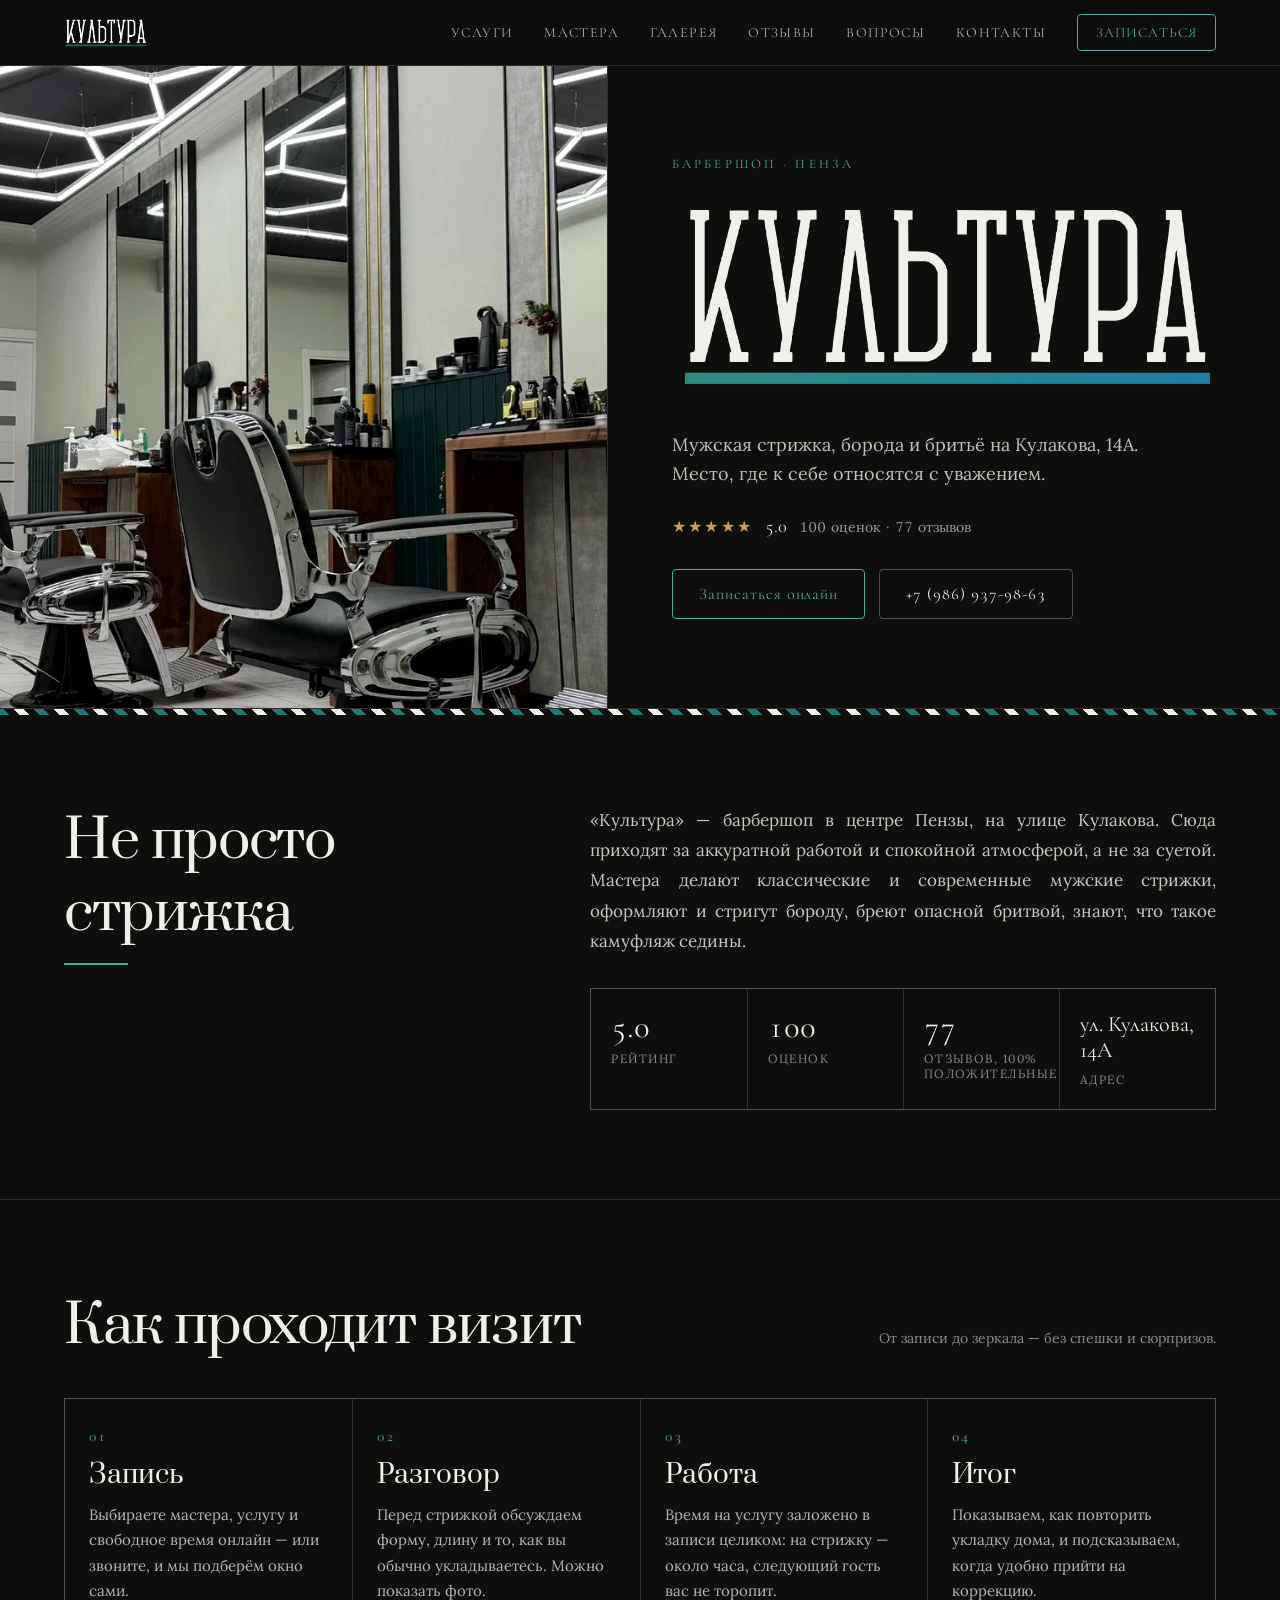
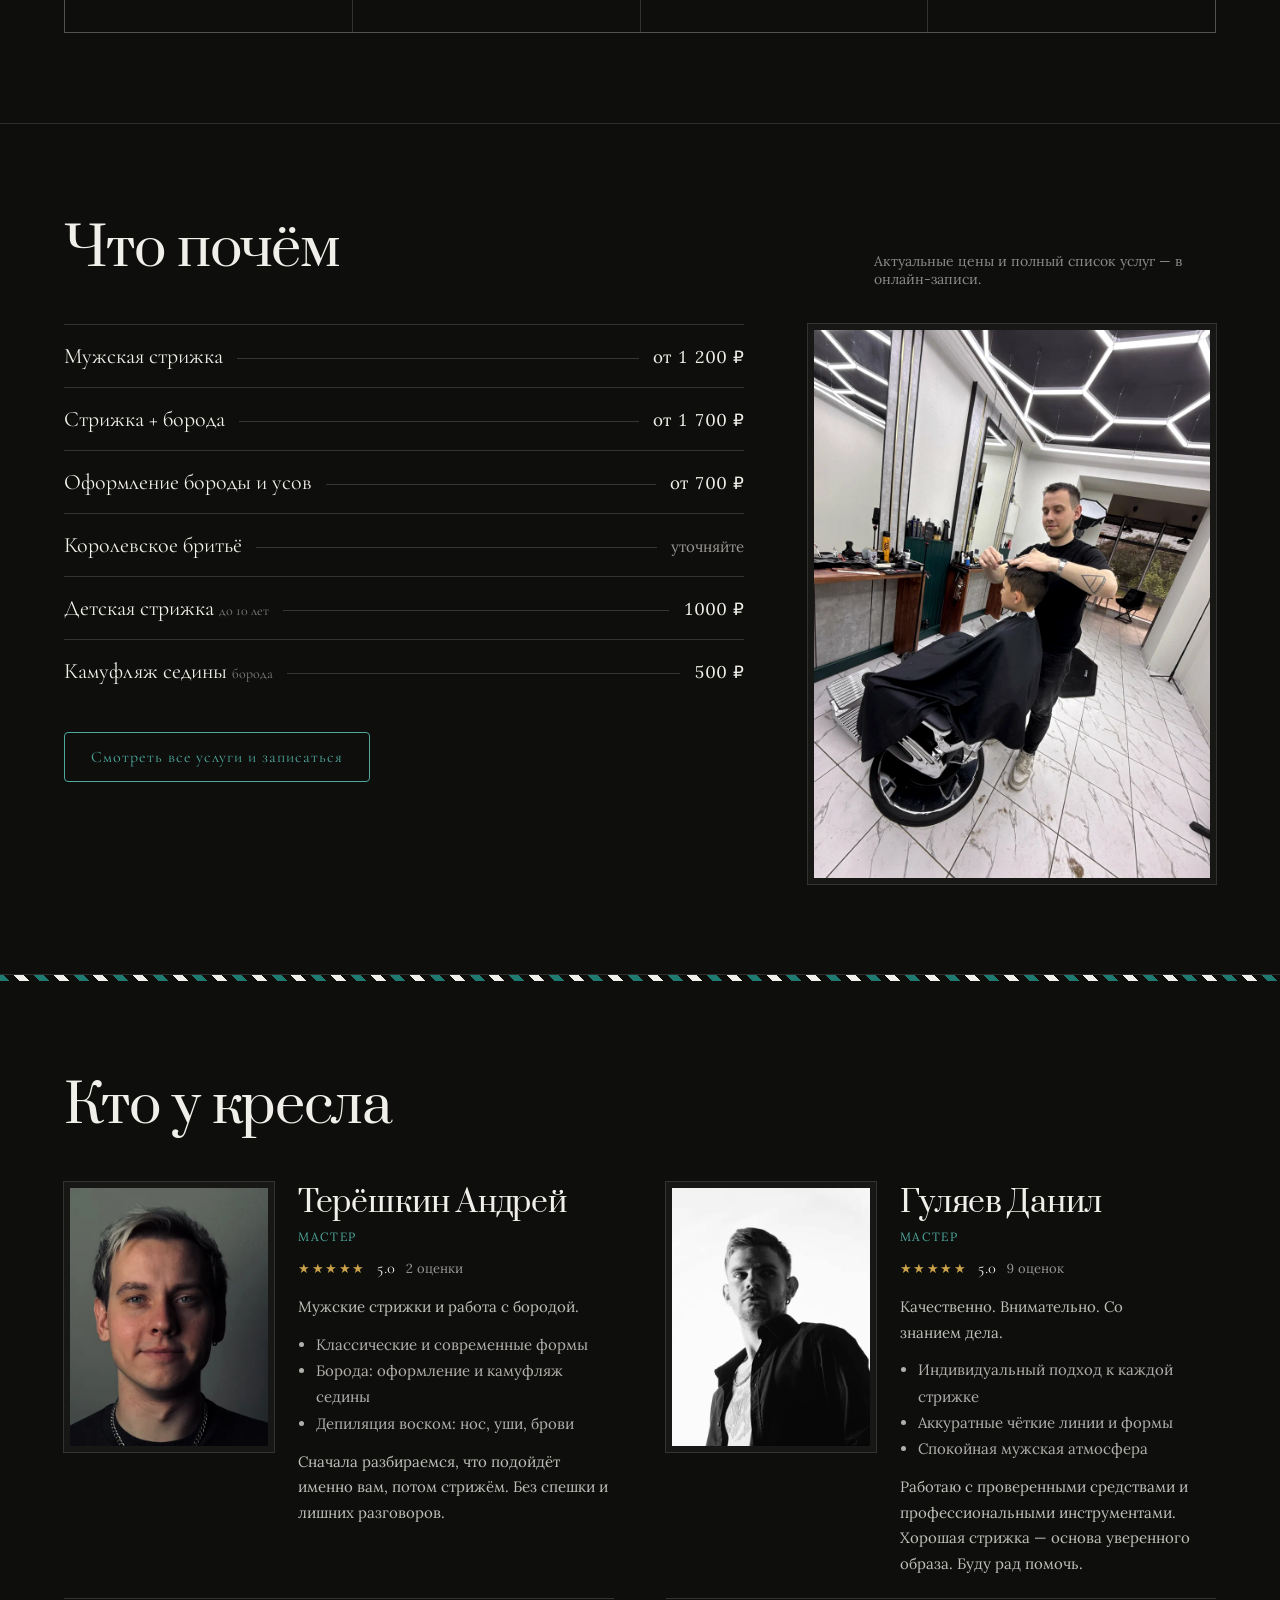
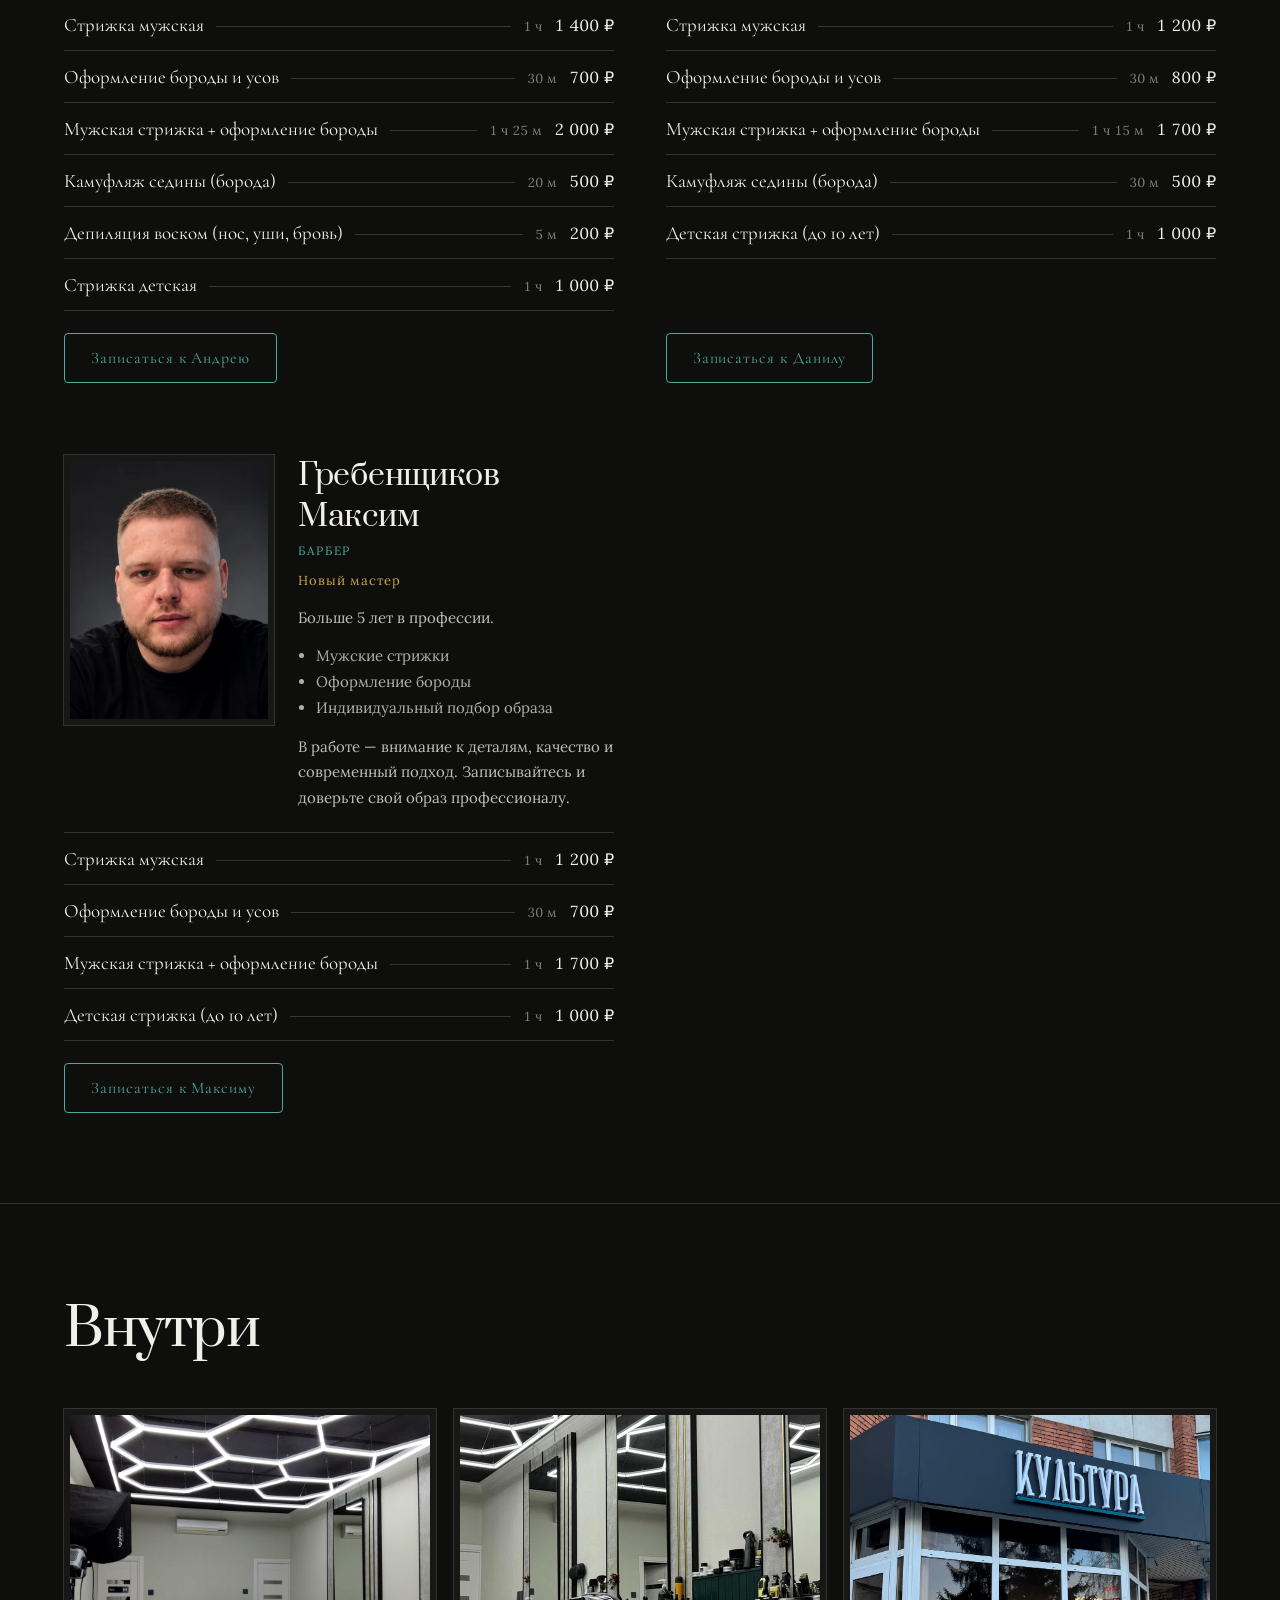
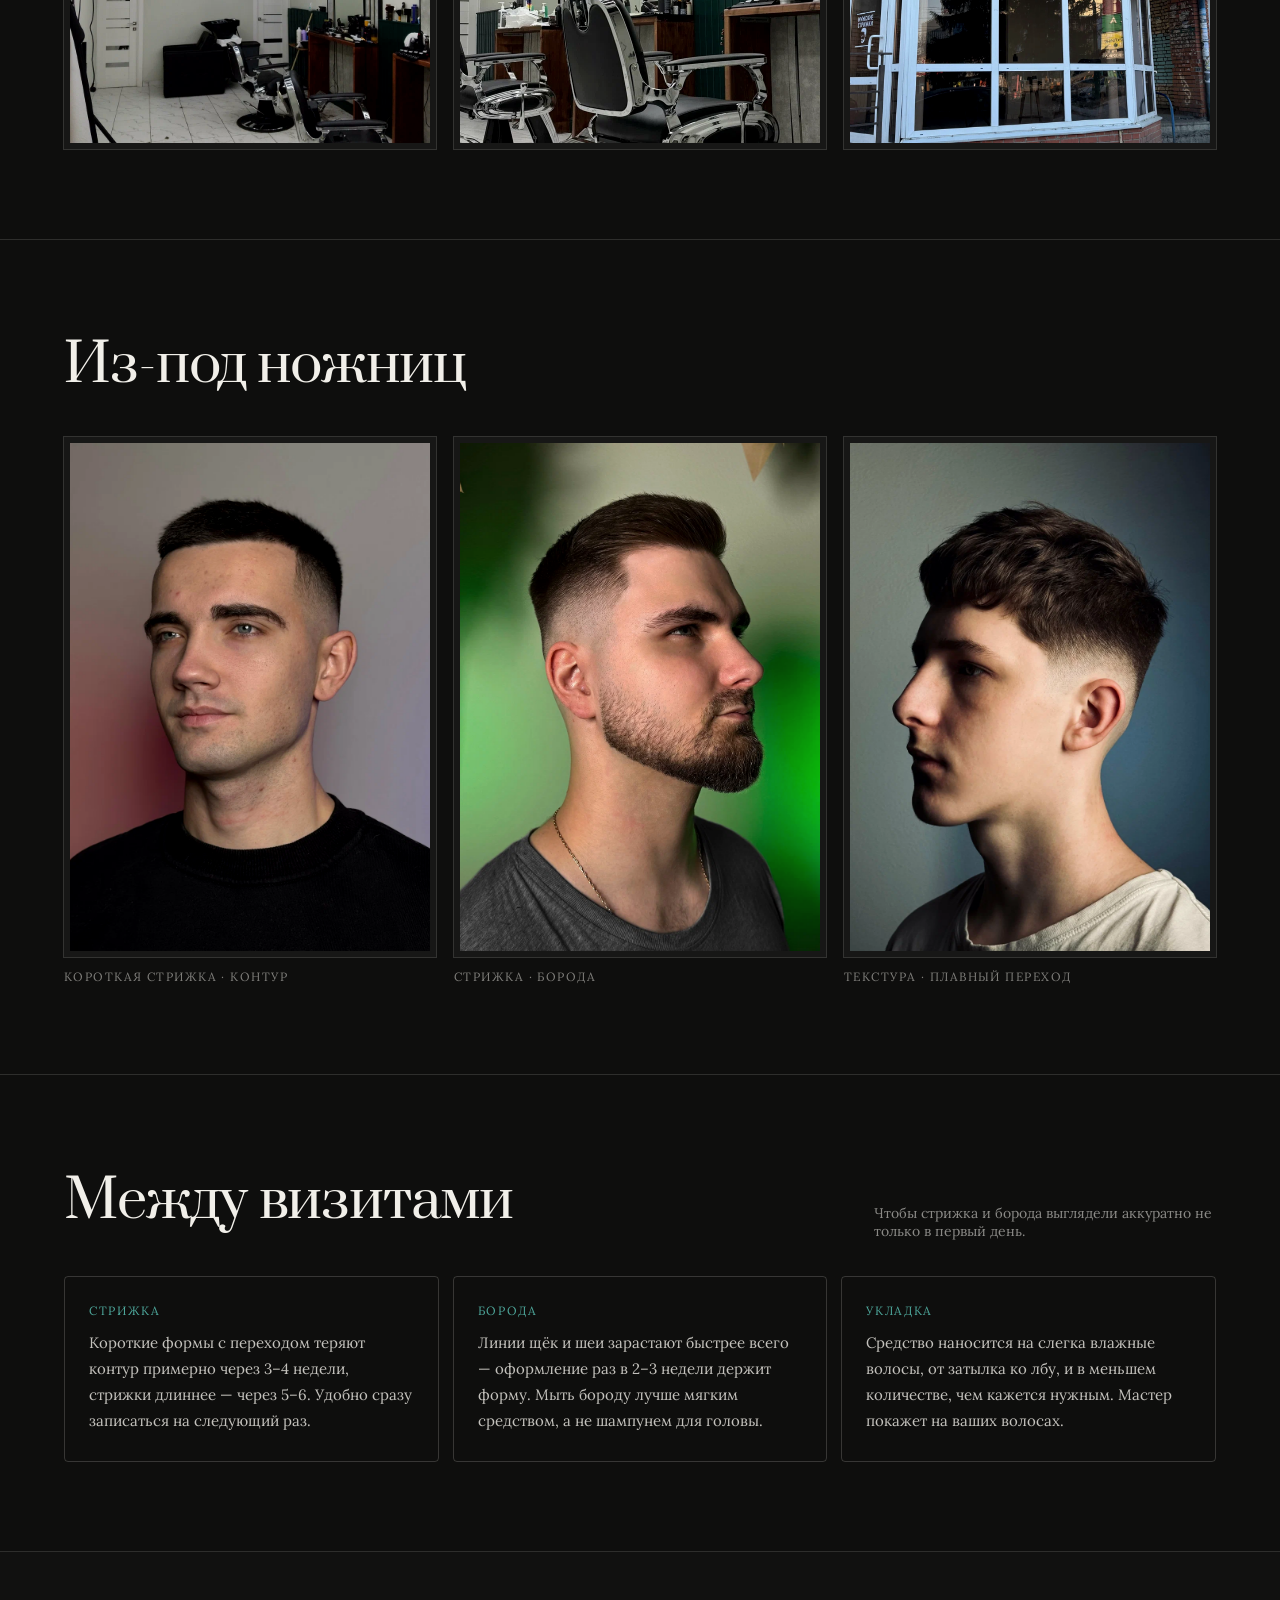
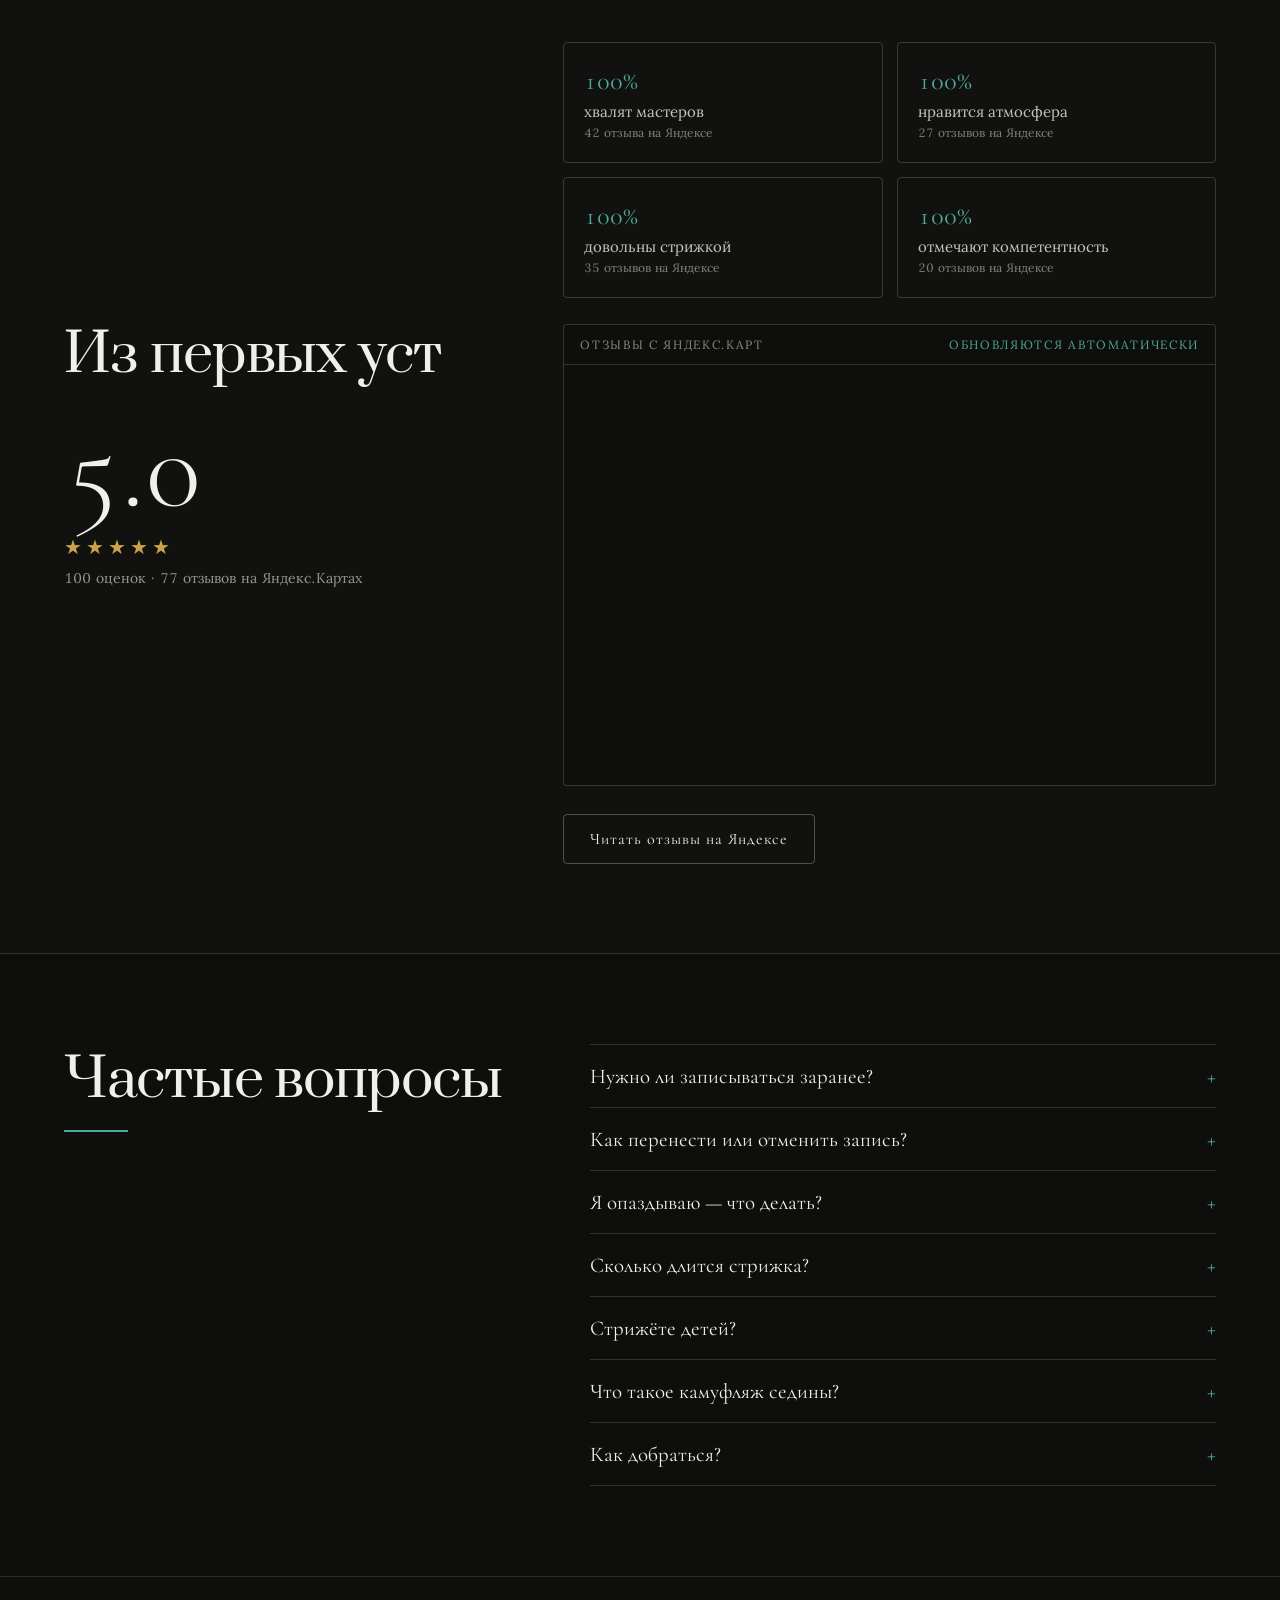
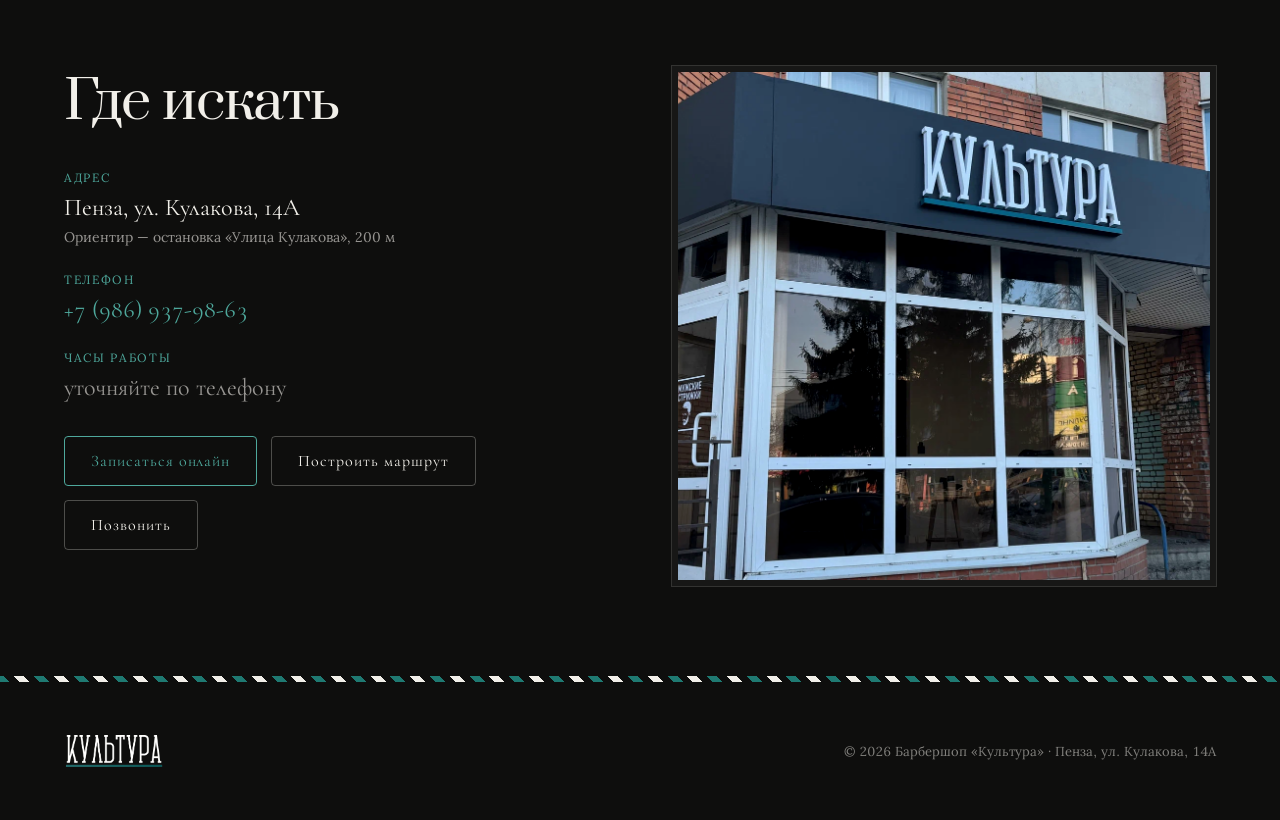
<file: index.html>
<!DOCTYPE html>
<html lang="ru">
<head>
<meta charset="utf-8">
<meta name="viewport" content="width=device-width, initial-scale=1">
<!-- Политика безопасности. GitHub Pages не даёт задавать HTTP-заголовки,
     поэтому CSP объявлена тегом. Перечислено ровно то, что сайту нужно:
     свои скрипты/стили/шрифты/картинки, два фрейма
     (запись DIKIDI и отзывы Яндекса) и отправка аналитики в Google-Форму.
     Всё остальное браузер заблокирует. При добавлении нового внешнего
     ресурса его нужно внести сюда, иначе он просто не загрузится. -->
<meta http-equiv="Content-Security-Policy" content="default-src 'none'; script-src 'self'; style-src 'self' 'unsafe-inline'; font-src 'self'; img-src 'self' data:; frame-src https://dikidi.net https://yandex.ru; connect-src https://docs.google.com; form-action 'none'; base-uri 'none'; object-src 'none'">
<meta name="referrer" content="strict-origin-when-cross-origin">
<title>Культура — барбершоп в Пензе, ул. Кулакова, 14А</title>
<meta name="description" content="Барбершоп «Культура» в Пензе: мужская и детская стрижка от 1 000 ₽, оформление бороды, камуфляж седины, королевское бритьё. Ул. Кулакова, 14А. Рейтинг 5.0 на Яндекс.Картах, онлайн-запись.">
<!-- Адрес сайта. При смене домена заменить здесь, в og:url, og:image,
     JSON-LD ниже, в privacy.html, robots.txt и sitemap.xml. -->
<link rel="canonical" href="https://kultura-pnz.ru/">
<meta name="theme-color" content="#0e0e0d">
<link rel="icon" href="favicon.ico" sizes="any">
<link rel="icon" href="assets/icon-512.png" type="image/png">
<link rel="apple-touch-icon" href="assets/apple-touch-icon.png">
<meta property="og:type" content="website">
<meta property="og:locale" content="ru_RU">
<meta property="og:site_name" content="Барбершоп «Культура»">
<meta property="og:title" content="Культура — барбершоп в Пензе, ул. Кулакова, 14А">
<meta property="og:description" content="Мужская стрижка, борода и бритьё. Рейтинг 5.0 на Яндекс.Картах. Онлайн-запись к мастеру.">
<meta property="og:url" content="https://kultura-pnz.ru/">
<meta property="og:image" content="https://kultura-pnz.ru/assets/og-image.jpg">
<meta property="og:image:width" content="1200">
<meta property="og:image:height" content="630">
<meta property="og:image:alt" content="Зал барбершопа «Культура» с логотипом">
<meta name="twitter:card" content="summary_large_image">
<link rel="preload" href="assets/interior-chairs.webp" as="image" type="image/webp">
<link rel="stylesheet" href="css/fonts.css">
<link rel="stylesheet" href="css/style.css">
<!-- Структурированные данные для Яндекса и Google. Это данные, а не код:
     CSP на них не распространяется. Цены и вопросы держать в согласии с
     разметкой страницы. Рейтинг сюда не вносим: отзывы собраны на Яндексе,
     а оценки о себе на своём сайте поисковики не показывают и могут счесть спамом. -->
<script type="application/ld+json">
{
 "@context": "https://schema.org",
 "@type": "HairSalon",
 "@id": "https://kultura-pnz.ru/#salon",
 "name": "Барбершоп «Культура»",
 "url": "https://kultura-pnz.ru/",
 "image": [
  "https://kultura-pnz.ru/assets/og-image.jpg",
  "https://kultura-pnz.ru/assets/interior-wide.webp",
  "https://kultura-pnz.ru/assets/facade.webp"
 ],
 "logo": "https://kultura-pnz.ru/assets/icon-512.png",
 "description": "Мужская и детская стрижка, оформление бороды, камуфляж седины и королевское бритьё в Пензе.",
 "telephone": "+7-986-937-98-63",
 "priceRange": "500–2000 ₽",
 "currenciesAccepted": "RUB",
 "address": {
  "@type": "PostalAddress",
  "streetAddress": "ул. Кулакова, 14А",
  "addressLocality": "Пенза",
  "addressRegion": "Пензенская область",
  "addressCountry": "RU"
 },
 "hasMap": "https://yandex.ru/maps/org/kultura/171709673488/",
 "sameAs": [
  "https://yandex.ru/maps/org/kultura/171709673488/",
  "https://dikidi.net/ru/profile/kultura_1645652"
 ],
 "potentialAction": {
  "@type": "ReserveAction",
  "target": "https://dikidi.net/ru/profile/kultura_1645652"
 },
 "employee": [
  {
   "@type": "Person",
   "name": "Данил Гуляев",
   "jobTitle": "Барбер"
  },
  {
   "@type": "Person",
   "name": "Андрей Терёшкин",
   "jobTitle": "Барбер"
  },
  {
   "@type": "Person",
   "name": "Максим Гребенщиков",
   "jobTitle": "Барбер"
  }
 ],
 "hasOfferCatalog": {
  "@type": "OfferCatalog",
  "name": "Услуги",
  "itemListElement": [
   {
    "@type": "Offer",
    "itemOffered": {
     "@type": "Service",
     "name": "Мужская стрижка"
    },
    "priceSpecification": {
     "@type": "PriceSpecification",
     "priceCurrency": "RUB",
     "minPrice": 1200
    }
   },
   {
    "@type": "Offer",
    "itemOffered": {
     "@type": "Service",
     "name": "Стрижка и оформление бороды"
    },
    "priceSpecification": {
     "@type": "PriceSpecification",
     "priceCurrency": "RUB",
     "minPrice": 1700
    }
   },
   {
    "@type": "Offer",
    "itemOffered": {
     "@type": "Service",
     "name": "Оформление бороды и усов"
    },
    "priceSpecification": {
     "@type": "PriceSpecification",
     "priceCurrency": "RUB",
     "minPrice": 700
    }
   },
   {
    "@type": "Offer",
    "itemOffered": {
     "@type": "Service",
     "name": "Королевское бритьё"
    }
   },
   {
    "@type": "Offer",
    "itemOffered": {
     "@type": "Service",
     "name": "Детская стрижка (до 10 лет)"
    },
    "priceSpecification": {
     "@type": "PriceSpecification",
     "priceCurrency": "RUB",
     "price": 1000
    }
   },
   {
    "@type": "Offer",
    "itemOffered": {
     "@type": "Service",
     "name": "Камуфляж седины (борода)"
    },
    "priceSpecification": {
     "@type": "PriceSpecification",
     "priceCurrency": "RUB",
     "price": 500
    }
   },
   {
    "@type": "Offer",
    "itemOffered": {
     "@type": "Service",
     "name": "Депиляция воском (нос, уши, брови)"
    },
    "priceSpecification": {
     "@type": "PriceSpecification",
     "priceCurrency": "RUB",
     "price": 200
    }
   }
  ]
 }
}
</script>
<script type="application/ld+json">
{
 "@context": "https://schema.org",
 "@type": "FAQPage",
 "mainEntity": [
  {
   "@type": "Question",
   "name": "Нужно ли записываться заранее?",
   "acceptedAnswer": {
    "@type": "Answer",
    "text": "Лучше да: у каждого мастера своё расписание, и в онлайн-записи сразу видно свободное время. Если хотите прийти сегодня — позвоните по телефону +7 (986) 937-98-63, подскажем, есть ли окно."
   }
  },
  {
   "@type": "Question",
   "name": "Как перенести или отменить запись?",
   "acceptedAnswer": {
    "@type": "Answer",
    "text": "Через DIKIDI — по ссылке из подтверждения записи или в своём профиле, либо звонком. Пожалуйста, предупреждайте заранее: освободившееся время сможет занять другой гость."
   }
  },
  {
   "@type": "Question",
   "name": "Я опаздываю — что делать?",
   "acceptedAnswer": {
    "@type": "Answer",
    "text": "Позвоните, как только поймёте, что не успеваете. Если после вас записан другой гость, мастер предложит перенести визит или сделать то, что успеет качественно."
   }
  },
  {
   "@type": "Question",
   "name": "Сколько длится стрижка?",
   "acceptedAnswer": {
    "@type": "Answer",
    "text": "Мужская стрижка — около часа, оформление бороды — 30 минут, стрижка с бородой — от 1 до 1,5 часа в зависимости от мастера."
   }
  },
  {
   "@type": "Question",
   "name": "Стрижёте детей?",
   "acceptedAnswer": {
    "@type": "Answer",
    "text": "Да, детская стрижка для ребят до 10 лет — 1 000 ₽. Записывайтесь так же, как на взрослую."
   }
  },
  {
   "@type": "Question",
   "name": "Что такое камуфляж седины?",
   "acceptedAnswer": {
    "@type": "Answer",
    "text": "Мягкое тонирование седых волос в бороде: седина становится менее заметной, но борода не выглядит крашеной. Занимает 20–30 минут, стоит 500 ₽."
   }
  },
  {
   "@type": "Question",
   "name": "Как добраться?",
   "acceptedAnswer": {
    "@type": "Answer",
    "text": "Пенза, ул. Кулакова, 14А — около 200 метров от остановки «Улица Кулакова». Маршрут удобно построить в Яндекс.Картах."
   }
  }
 ]
}
</script>
</head>
<body>

<header class="header">
  <a href="#top" class="header__brand"><img src="assets/logo-mark.png" alt="Культура" width="618" height="222"></a>
  <nav class="nav" aria-label="Разделы сайта">
    <button type="button" class="nav__toggle" aria-expanded="false" aria-controls="nav-menu" aria-label="Меню">
      <span></span><span></span><span></span>
    </button>
    <div class="nav__menu" id="nav-menu">
    <a href="#services" class="nav__link">Услуги</a>
    <a href="#masters" class="nav__link">Мастера</a>
    <a href="#gallery" class="nav__link">Галерея</a>
    <a href="#reviews" class="nav__link">Отзывы</a>
    <a href="#faq" class="nav__link">Вопросы</a>
    <a href="#contacts" class="nav__link">Контакты</a>
    </div>
    <a href="https://dikidi.net/ru/profile/kultura_1645652?source=website_kultura&amp;utm_source=website_kultura&amp;utm_medium=website&amp;utm_campaign=kultura_site" target="_blank" rel="noopener" class="nav__cta btn btn--accent btn--sm">Записаться</a>
  </nav>
</header>

<section id="top" class="hero" style="border-bottom:1px solid rgba(var(--text-rgb),.14)">
  <div class="hero__content">
    <div class="hero__kicker tnum">Барбершоп · Пенза</div>
    <h1 class="hero__title"><img src="assets/kultura-emblem-razor.svg" alt="КУЛЬТУРА — барбершоп в Пензе" class="hero__logo"></h1>
    <p class="hero__lead">Мужская стрижка, борода и бритьё на Кулакова, 14А. Место, где к себе относятся с уважением.</p>
    <div class="hero__rating tnum">
      <span class="stars">★★★★★</span>
      <span class="hero__rating-value">5.0</span>
      <span>100 оценок · 77 отзывов</span>
    </div>
    <div class="hero__actions">
      <a href="https://dikidi.net/ru/profile/kultura_1645652?source=website_kultura&amp;utm_source=website_kultura&amp;utm_medium=website&amp;utm_campaign=kultura_site" target="_blank" rel="noopener" class="btn btn--accent">Записаться онлайн</a>
      <a href="tel:+79869379863" class="btn btn--outline tnum">+7 (986) 937-98-63</a>
    </div>
  </div>
  <div class="hero__media">
    <img src="assets/interior-chairs.webp" alt="Интерьер барбершопа «Культура» в Пензе" width="720" height="1280" fetchpriority="high">
  </div>
</section>

<div class="stripe"></div>

<section id="about" class="section">
  <div class="container about">
    <div>
      <h2 class="section-title">Не просто<br>стрижка</h2>
      <div class="about__rule"></div>
    </div>
    <div>
      <p class="about__text">«Культура» — барбершоп в центре Пензы, на улице Кулакова. Сюда приходят за аккуратной работой и спокойной атмосферой, а не за суетой. Мастера делают классические и современные мужские стрижки, оформляют и стригут бороду, бреют опасной бритвой, знают, что такое камуфляж седины.</p>
      <div class="stat-grid">
        <div class="stat">
          <div class="stat__value tnum">5.0</div>
          <div class="stat__label">рейтинг</div>
        </div>
        <div class="stat">
          <div class="stat__value tnum">100</div>
          <div class="stat__label">оценок</div>
        </div>
        <div class="stat">
          <div class="stat__value tnum">77</div>
          <div class="stat__label">отзывов, 100% положительные</div>
        </div>
        <div class="stat">
          <div class="stat__value stat__value--sm">ул. Кулакова,<br>14А</div>
          <div class="stat__label">адрес</div>
        </div>
      </div>
    </div>
  </div>
</section>

<section id="visit" class="section">
  <div class="container">
    <div class="section-head">
      <h2 class="section-title">Как проходит визит</h2>
      <div class="price-note">От записи до зеркала — без спешки и сюрпризов.</div>
    </div>
    <ol class="steps">
      <li class="step">
        <div class="step__num tnum">01</div>
        <h3 class="step__title">Запись</h3>
        <p class="step__text">Выбираете мастера, услугу и свободное время онлайн — или звоните, и мы подберём окно сами.</p>
      </li>
      <li class="step">
        <div class="step__num tnum">02</div>
        <h3 class="step__title">Разговор</h3>
        <p class="step__text">Перед стрижкой обсуждаем форму, длину и то, как вы обычно укладываетесь. Можно показать фото.</p>
      </li>
      <li class="step">
        <div class="step__num tnum">03</div>
        <h3 class="step__title">Работа</h3>
        <p class="step__text">Время на услугу заложено в записи целиком: на стрижку — около часа, следующий гость вас не торопит.</p>
      </li>
      <li class="step">
        <div class="step__num tnum">04</div>
        <h3 class="step__title">Итог</h3>
        <p class="step__text">Показываем, как повторить укладку дома, и подсказываем, когда удобно прийти на коррекцию.</p>
      </li>
    </ol>
  </div>
</section>

<section id="services" class="section">
  <div class="container">
    <div class="section-head">
      <h2 class="section-title">Что почём</h2>
      <div class="price-note">Актуальные цены и полный список услуг — в онлайн-записи.</div>
    </div>
    <div class="price-layout">
      <div>
        <div class="price-row">
          <span class="price-row__name">Мужская стрижка</span>
          <span class="price-row__rule"></span>
          <span class="price-row__value tnum">от 1 200 ₽</span>
        </div>
        <div class="price-row">
          <span class="price-row__name">Стрижка + борода</span>
          <span class="price-row__rule"></span>
          <span class="price-row__value tnum">от 1 700 ₽</span>
        </div>
        <div class="price-row">
          <span class="price-row__name">Оформление бороды и усов</span>
          <span class="price-row__rule"></span>
          <span class="price-row__value tnum">от 700 ₽</span>
        </div>
        <div class="price-row">
          <span class="price-row__name">Королевское бритьё</span>
          <span class="price-row__rule"></span>
          <span class="price-row__value price-row__value--muted tnum">уточняйте</span>
        </div>
        <div class="price-row">
          <span class="price-row__name">Детская стрижка <span class="price-row__note">до 10 лет</span></span>
          <span class="price-row__rule"></span>
          <span class="price-row__value tnum">1000 ₽</span>
        </div>
        <div class="price-row">
          <span class="price-row__name">Камуфляж седины <span class="price-row__note">борода</span></span>
          <span class="price-row__rule"></span>
          <span class="price-row__value tnum">500 ₽</span>
        </div>
        <div class="price-cta">
          <a href="https://dikidi.net/ru/profile/kultura_1645652?source=website_kultura&amp;utm_source=website_kultura&amp;utm_medium=website&amp;utm_campaign=kultura_site" target="_blank" rel="noopener" class="btn btn--accent">Смотреть все услуги и записаться</a>
        </div>
      </div>
      <div class="frame price-media">
        <img src="assets/master.webp" alt="Мастер барбершопа «Культура» за работой" width="960" height="1280" loading="lazy" decoding="async">
      </div>
    </div>
  </div>
</section>

<div class="stripe"></div>

<section id="masters" class="section">
  <div class="container">
    <div class="section-head" style="margin-bottom:40px">
      <h2 class="section-title">Кто у кресла</h2>
    </div>

    <div class="masters-grid">

      <div class="master">
        <div class="master__head">
          <div class="frame master__photo">
            <span class="master__photo-fallback">ГД</span>
            <img src="assets/master-danil.webp" alt="Барбер Данил Гуляев" width="640" height="642" loading="lazy" decoding="async">
          </div>
          <div>
            <h3 class="master__name">Гуляев Данил</h3>
            <div class="master__role">Мастер</div>
            <div class="master__rating tnum">
              <span class="stars">★★★★★</span>
              <span class="master__rating-value">5.0</span>
              <span>9 оценок</span>
            </div>
            <p class="master__tagline">Качественно. Внимательно. Со знанием дела.</p>
            <ul class="master__bullets">
              <li>Индивидуальный подход к каждой стрижке</li>
              <li>Аккуратные чёткие линии и формы</li>
              <li>Спокойная мужская атмосфера</li>
            </ul>
            <p class="master__note">Работаю с проверенными средствами и профессиональными инструментами. Хорошая стрижка — основа уверенного образа. Буду рад помочь.</p>
          </div>
        </div>
        <div class="master-services">
          <div class="service-row">
            <span class="service-row__name">Стрижка мужская</span>
            <span class="service-row__rule"></span>
            <span class="service-row__duration tnum">1 ч</span>
            <span class="service-row__price tnum">1 200 ₽</span>
          </div>
          <div class="service-row">
            <span class="service-row__name">Оформление бороды и усов</span>
            <span class="service-row__rule"></span>
            <span class="service-row__duration tnum">30 м</span>
            <span class="service-row__price tnum">800 ₽</span>
          </div>
          <div class="service-row">
            <span class="service-row__name">Мужская стрижка + оформление бороды</span>
            <span class="service-row__rule"></span>
            <span class="service-row__duration tnum">1 ч 15 м</span>
            <span class="service-row__price tnum">1 700 ₽</span>
          </div>
          <div class="service-row">
            <span class="service-row__name">Камуфляж седины (борода)</span>
            <span class="service-row__rule"></span>
            <span class="service-row__duration tnum">30 м</span>
            <span class="service-row__price tnum">500 ₽</span>
          </div>
          <div class="service-row">
            <span class="service-row__name">Детская стрижка (до 10 лет)</span>
            <span class="service-row__rule"></span>
            <span class="service-row__duration tnum">1 ч</span>
            <span class="service-row__price tnum">1 000 ₽</span>
          </div>
        </div>
        <div>
          <button type="button" class="btn btn--accent" data-booking-url="https://dikidi.net/ru/record/1645652?st_m=1&amp;sm_m=4005910&amp;source=website_kultura&amp;utm_source=website_kultura&amp;utm_medium=website&amp;utm_campaign=kultura_site">Записаться к Данилу</button>
        </div>
      </div>

      <div class="master master--featured">
        <div class="master__head">
          <div class="frame master__photo">
            <span class="master__photo-fallback">ТА</span>
            <img src="assets/master-andrey.webp" alt="Барбер Андрей Терёшкин" width="640" height="640" loading="lazy" decoding="async">
          </div>
          <div>
            <h3 class="master__name">Терёшкин Андрей</h3>
            <div class="master__role">Мастер</div>
            <div class="master__rating tnum">
              <span class="stars">★★★★★</span>
              <span class="master__rating-value">5.0</span>
              <span>2 оценки</span>
            </div>
            <p class="master__tagline">Мужские стрижки и работа с бородой.</p>
            <ul class="master__bullets">
              <li>Классические и современные формы</li>
              <li>Борода: оформление и камуфляж седины</li>
              <li>Депиляция воском: нос, уши, брови</li>
            </ul>
            <p class="master__note">Сначала разбираемся, что подойдёт именно вам, потом стрижём. Без спешки и лишних разговоров.</p>
          </div>
        </div>
        <div class="master-services">
          <div class="service-row">
            <span class="service-row__name">Стрижка мужская</span>
            <span class="service-row__rule"></span>
            <span class="service-row__duration tnum">1 ч</span>
            <span class="service-row__price tnum">1 400 ₽</span>
          </div>
          <div class="service-row">
            <span class="service-row__name">Оформление бороды и усов</span>
            <span class="service-row__rule"></span>
            <span class="service-row__duration tnum">30 м</span>
            <span class="service-row__price tnum">700 ₽</span>
          </div>
          <div class="service-row">
            <span class="service-row__name">Мужская стрижка + оформление бороды</span>
            <span class="service-row__rule"></span>
            <span class="service-row__duration tnum">1 ч 25 м</span>
            <span class="service-row__price tnum">2 000 ₽</span>
          </div>
          <div class="service-row">
            <span class="service-row__name">Камуфляж седины (борода)</span>
            <span class="service-row__rule"></span>
            <span class="service-row__duration tnum">20 м</span>
            <span class="service-row__price tnum">500 ₽</span>
          </div>
          <div class="service-row">
            <span class="service-row__name">Депиляция воском (нос, уши, бровь)</span>
            <span class="service-row__rule"></span>
            <span class="service-row__duration tnum">5 м</span>
            <span class="service-row__price tnum">200 ₽</span>
          </div>
          <div class="service-row">
            <span class="service-row__name">Стрижка детская</span>
            <span class="service-row__rule"></span>
            <span class="service-row__duration tnum">1 ч</span>
            <span class="service-row__price tnum">1 000 ₽</span>
          </div>
        </div>
        <div>
          <button type="button" class="btn btn--accent" data-booking-url="https://dikidi.net/ru/record/1645652?st_m=1&amp;sm_m=3545598&amp;source=website_kultura&amp;utm_source=website_kultura&amp;utm_medium=website&amp;utm_campaign=kultura_site">Записаться к Андрею</button>
        </div>
      </div>

      <div class="master">
        <div class="master__head">
          <div class="frame master__photo">
            <span class="master__photo-fallback">ГМ</span>
            <img src="assets/master-maksim.webp" alt="Барбер Максим Гребенщиков" width="640" height="641" loading="lazy" decoding="async">
          </div>
          <div>
            <h3 class="master__name">Гребенщиков Максим</h3>
            <div class="master__role">Барбер</div>
            <div class="master__rating">
              <span class="master__new">Новый мастер</span>
            </div>
            <p class="master__tagline">Больше 5 лет в профессии.</p>
            <ul class="master__bullets">
              <li>Мужские стрижки</li>
              <li>Оформление бороды</li>
              <li>Индивидуальный подбор образа</li>
            </ul>
            <p class="master__note">В работе — внимание к деталям, качество и современный подход. Записывайтесь и доверьте свой образ профессионалу.</p>
          </div>
        </div>
        <div class="master-services">
          <div class="service-row">
            <span class="service-row__name">Стрижка мужская</span>
            <span class="service-row__rule"></span>
            <span class="service-row__duration tnum">1 ч</span>
            <span class="service-row__price tnum">1 200 ₽</span>
          </div>
          <div class="service-row">
            <span class="service-row__name">Оформление бороды и усов</span>
            <span class="service-row__rule"></span>
            <span class="service-row__duration tnum">30 м</span>
            <span class="service-row__price tnum">700 ₽</span>
          </div>
          <div class="service-row">
            <span class="service-row__name">Мужская стрижка + оформление бороды</span>
            <span class="service-row__rule"></span>
            <span class="service-row__duration tnum">1 ч</span>
            <span class="service-row__price tnum">1 700 ₽</span>
          </div>
          <div class="service-row">
            <span class="service-row__name">Детская стрижка (до 10 лет)</span>
            <span class="service-row__rule"></span>
            <span class="service-row__duration tnum">1 ч</span>
            <span class="service-row__price tnum">1 000 ₽</span>
          </div>
        </div>
        <div>
          <button type="button" class="btn btn--accent" data-booking-url="https://dikidi.net/ru/record/1645652?st_m=1&amp;sm_m=4615003&amp;source=website_kultura&amp;utm_source=website_kultura&amp;utm_medium=website&amp;utm_campaign=kultura_site">Записаться к Максиму</button>
        </div>
      </div>

    </div>
  </div>
</section>

<div id="booking-overlay" class="booking-overlay" hidden>
  <div class="booking-dialog" role="dialog" aria-modal="true" aria-label="Онлайн-запись">
    <div class="booking-dialog__head">
      <span class="booking-dialog__title">Онлайн-запись</span>
      <div class="booking-dialog__actions">
        <a id="booking-external" href="https://dikidi.net/ru/profile/kultura_1645652" target="_blank" rel="noopener" class="btn btn--outline btn--sm">В новой вкладке</a>
        <button type="button" id="booking-close" class="btn btn--outline btn--sm">Закрыть</button>
      </div>
    </div>
    <!-- sandbox без allow-top-navigation: содержимое фрейма не может увести
         посетителя с сайта, подменив адрес верхнего окна. -->
    <iframe id="booking-frame" src="about:blank" title="Онлайн-запись DIKIDI" class="booking-dialog__frame"
            sandbox="allow-scripts allow-forms allow-same-origin allow-popups allow-popups-to-escape-sandbox"
            referrerpolicy="strict-origin-when-cross-origin"></iframe>
  </div>
</div>

<section id="gallery" class="section">
  <div class="container">
    <h2 class="section-title" style="margin-bottom:44px">Внутри</h2>
    <div class="gallery-grid">
      <div class="frame">
        <img src="assets/interior-wide.webp" alt="Зал барбершопа «Культура»" width="960" height="1280" loading="lazy" decoding="async">
      </div>
      <div class="frame">
        <img src="assets/interior-chairs.webp" alt="Кресла и зеркала барбершопа" width="720" height="1280" loading="lazy" decoding="async">
      </div>
      <div class="frame">
        <img src="assets/facade.webp" alt="Вход в барбершоп «Культура» на ул. Кулакова" width="1280" height="1035" loading="lazy" decoding="async">
      </div>
    </div>
  </div>
</section>

<section id="works" class="section">
  <div class="container">
    <div class="section-head">
      <h2 class="section-title">Из-под ножниц</h2>
    </div>
    <div class="works-grid">
      <figure class="work-figure">
        <div class="frame">
          <img src="assets/work-1.webp" alt="Короткая мужская стрижка с чётким контуром" width="960" height="1280" loading="lazy" decoding="async">
        </div>
        <figcaption>Короткая стрижка · контур</figcaption>
      </figure>
      <figure class="work-figure">
        <div class="frame">
          <img src="assets/work-2.webp" alt="Мужская стрижка с оформлением бороды" width="1114" height="1280" loading="lazy" decoding="async">
        </div>
        <figcaption>Стрижка · борода</figcaption>
      </figure>
      <figure class="work-figure">
        <div class="frame">
          <img src="assets/work-3.webp" alt="Мужская стрижка с текстурой сверху и плавным переходом" width="960" height="1280" loading="lazy" decoding="async">
        </div>
        <figcaption>Текстура · плавный переход</figcaption>
      </figure>
    </div>
  </div>
</section>

<section id="care" class="section">
  <div class="container">
    <div class="section-head">
      <h2 class="section-title">Между визитами</h2>
      <div class="price-note">Чтобы стрижка и борода выглядели аккуратно не только в первый день.</div>
    </div>
    <div class="care-grid">
      <div class="care">
        <div class="care__kicker">Стрижка</div>
        <p class="care__text">Короткие формы с переходом теряют контур примерно через 3–4 недели, стрижки длиннее — через 5–6. Удобно сразу записаться на следующий раз.</p>
      </div>
      <div class="care">
        <div class="care__kicker">Борода</div>
        <p class="care__text">Линии щёк и шеи зарастают быстрее всего — оформление раз в 2–3 недели держит форму. Мыть бороду лучше мягким средством, а не шампунем для головы.</p>
      </div>
      <div class="care">
        <div class="care__kicker">Укладка</div>
        <p class="care__text">Средство наносится на слегка влажные волосы, от затылка ко лбу, и в меньшем количестве, чем кажется нужным. Мастер покажет на ваших волосах.</p>
      </div>
    </div>
  </div>
</section>

<section id="reviews" class="section reviews-section">
  <div class="container reviews-layout">
    <div>
      <h2 class="section-title" style="margin-bottom:26px">Из первых уст</h2>
      <div class="reviews-score tnum">5.0</div>
      <div class="stars">★★★★★</div>
      <div class="reviews-meta tnum">100 оценок · 77 отзывов на Яндекс.Картах</div>
    </div>
    <div>
      <div class="stat-cards">
        <div class="stat-card">
          <div class="stat-card__value tnum">100%</div>
          <div class="stat-card__label">хвалят мастеров</div>
          <div class="stat-card__sub tnum">42 отзыва на Яндексе</div>
        </div>
        <div class="stat-card">
          <div class="stat-card__value tnum">100%</div>
          <div class="stat-card__label">нравится атмосфера</div>
          <div class="stat-card__sub tnum">27 отзывов на Яндексе</div>
        </div>
        <div class="stat-card">
          <div class="stat-card__value tnum">100%</div>
          <div class="stat-card__label">довольны стрижкой</div>
          <div class="stat-card__sub tnum">35 отзывов на Яндексе</div>
        </div>
        <div class="stat-card">
          <div class="stat-card__value tnum">100%</div>
          <div class="stat-card__label">отмечают компетентность</div>
          <div class="stat-card__sub tnum">20 отзывов на Яндексе</div>
        </div>
      </div>
      <div class="yandex-widget">
        <div class="yandex-widget__head">
          <span>Отзывы с Яндекс.Карт</span>
          <span>обновляются автоматически</span>
        </div>
        <iframe src="https://yandex.ru/maps-reviews-widget/171709673488?comments" title="Отзывы о барбершопе «Культура» на Яндекс.Картах" loading="lazy"
                sandbox="allow-scripts allow-same-origin allow-popups allow-popups-to-escape-sandbox"
                referrerpolicy="strict-origin-when-cross-origin"></iframe>
      </div>
      <div class="reviews-cta">
        <a href="https://yandex.ru/maps/org/kultura/171709673488/reviews/" target="_blank" rel="noopener" class="btn btn--outline">Читать отзывы на Яндексе</a>
      </div>
    </div>
  </div>
</section>

<section id="faq" class="section">
  <div class="container faq-layout">
    <div>
      <h2 class="section-title">Частые вопросы</h2>
      <div class="about__rule"></div>
    </div>
    <div class="faq">
      <details class="faq__item">
        <summary>Нужно ли записываться заранее?</summary>
        <p>Лучше да: у каждого мастера своё расписание, и в онлайн-записи сразу видно свободное время. Если хотите прийти сегодня — позвоните по телефону <a href="tel:+79869379863" class="tnum">+7 (986) 937-98-63</a>, подскажем, есть ли окно.</p>
      </details>
      <details class="faq__item">
        <summary>Как перенести или отменить запись?</summary>
        <p>Через DIKIDI — по ссылке из подтверждения записи или в своём профиле, либо звонком. Пожалуйста, предупреждайте заранее: освободившееся время сможет занять другой гость.</p>
      </details>
      <details class="faq__item">
        <summary>Я опаздываю — что делать?</summary>
        <p>Позвоните, как только поймёте, что не успеваете. Если после вас записан другой гость, мастер предложит перенести визит или сделать то, что успеет качественно.</p>
      </details>
      <details class="faq__item">
        <summary>Сколько длится стрижка?</summary>
        <p>Мужская стрижка — около часа, оформление бороды — 30 минут, стрижка с бородой — от 1 до 1,5 часа в зависимости от мастера.</p>
      </details>
      <details class="faq__item">
        <summary>Стрижёте детей?</summary>
        <p>Да, детская стрижка для ребят до 10 лет — 1 000 ₽. Записывайтесь так же, как на взрослую.</p>
      </details>
      <details class="faq__item">
        <summary>Что такое камуфляж седины?</summary>
        <p>Мягкое тонирование седых волос в бороде: седина становится менее заметной, но борода не выглядит крашеной. Занимает 20–30 минут, стоит 500 ₽.</p>
      </details>
      <details class="faq__item">
        <summary>Как добраться?</summary>
        <p>Пенза, ул. Кулакова, 14А — около 200 метров от остановки «Улица Кулакова». Маршрут удобно построить в <a href="https://yandex.ru/maps/org/kultura/171709673488/" target="_blank" rel="noopener">Яндекс.Картах</a>.</p>
      </details>
    </div>
  </div>
</section>

<section id="contacts" class="section" style="border-bottom:0">
  <div class="container contacts">
    <div>
      <h2 class="section-title" style="margin-bottom:32px">Где искать</h2>
      <div class="contact-list">
        <div>
          <div class="contact-kicker">Адрес</div>
          <div class="contact-value">Пенза, ул. Кулакова, 14А</div>
          <div class="contact-sub">Ориентир — остановка «Улица Кулакова», 200 м</div>
        </div>
        <div>
          <div class="contact-kicker">Телефон</div>
          <a href="tel:+79869379863" class="contact-value tnum">+7 (986) 937-98-63</a>
        </div>
        <div>
          <div class="contact-kicker">Часы работы</div>
          <div class="contact-value contact-value--muted">уточняйте по телефону</div>
        </div>
      </div>
      <div class="contacts-actions">
        <a href="https://dikidi.net/ru/profile/kultura_1645652?source=website_kultura&amp;utm_source=website_kultura&amp;utm_medium=website&amp;utm_campaign=kultura_site" target="_blank" rel="noopener" class="btn btn--accent">Записаться онлайн</a>
        <a href="https://yandex.ru/maps/org/kultura/171709673488/" target="_blank" rel="noopener" class="btn btn--outline">Построить маршрут</a>
        <a href="tel:+79869379863" class="btn btn--outline">Позвонить</a>
      </div>
    </div>
    <div class="frame contacts-media">
      <img src="assets/facade.webp" alt="Барбершоп «Культура», Пенза, ул. Кулакова, 14А" width="1280" height="1035" loading="lazy" decoding="async">
    </div>
  </div>
</section>

<div class="stripe"></div>

<footer class="footer">
  <img src="assets/logo-mark.png" alt="Культура" width="618" height="222" loading="lazy" decoding="async">
  <div class="footer__meta tnum">© 2026 Барбершоп «Культура» · Пенза, ул. Кулакова, 14А</div>
</footer>

<script src="js/config.js"></script>
<script src="js/track.js"></script>
<script src="js/main.js"></script>
</body>
</html>
</file>
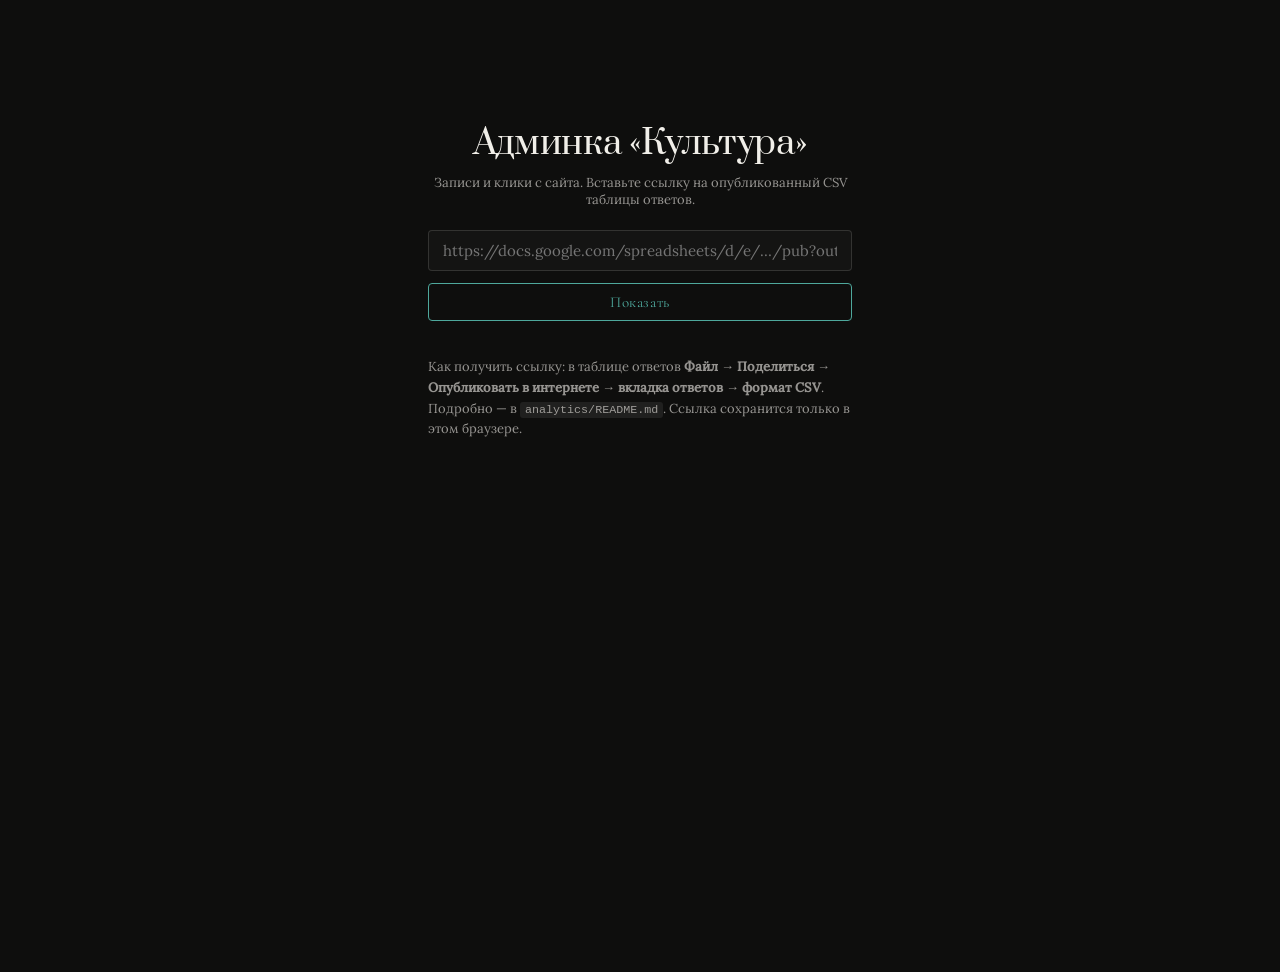
<file: admin.html>
<!DOCTYPE html>
<html lang="ru">
<head>
<meta charset="utf-8">
<meta name="viewport" content="width=device-width, initial-scale=1">
<meta name="robots" content="noindex, nofollow">
<!-- Админка выводит в DOM данные из CSV, который наполняется публичной
     Google-Формой, то есть частично контролируется посторонними. script-src
     без 'unsafe-inline' (поэтому скрипт вынесен в js/admin.js) превращает
     любую будущую ошибку экранирования из XSS в заблокированный запрос.
     connect-src разрешает забирать CSV только у Google: сама ссылка ведёт
     на docs.google.com, но опубликованная таблица отдаётся редиректом на
     googleusercontent.com, а CSP проверяет и адрес после редиректа. -->
<meta http-equiv="Content-Security-Policy" content="default-src 'none'; script-src 'self'; style-src 'self' 'unsafe-inline'; font-src 'self'; img-src 'self' data:; connect-src https://docs.google.com https://*.googleusercontent.com; form-action 'none'; base-uri 'none'; object-src 'none'">
<meta name="referrer" content="strict-origin-when-cross-origin">
<title>Культура — админка записей</title>
<link rel="stylesheet" href="css/fonts.css">
<style>
  :root{
    --bg:#0e0e0d; --bg-alt:#141413; --line:rgba(241,239,233,.14);
    --text:#f1efe9; --muted:rgba(241,239,233,.6); --accent:#4ea89c; --gold:#c9a24a; --radius:4px;
    --font-display:"Prata",serif; --font-heading:"Cormorant Garamond",serif; --font-body:"Lora",serif;
  }
  *{box-sizing:border-box;}
  body{margin:0;background:var(--bg);color:var(--text);font-family:var(--font-body);
    -webkit-font-smoothing:antialiased;min-height:100vh;}
  a{color:var(--accent);text-decoration:none;}
  code{background:rgba(241,239,233,.08);padding:1px 5px;border-radius:3px;font-size:.9em;}
  .wrap{max-width:1080px;margin:0 auto;padding:clamp(20px,4vw,48px);}
  header.bar{display:flex;align-items:center;justify-content:space-between;gap:16px;flex-wrap:wrap;
    padding-bottom:20px;border-bottom:1px solid var(--line);margin-bottom:28px;}
  h1{font-family:var(--font-display);font-weight:400;font-size:clamp(24px,3vw,34px);margin:0;letter-spacing:-.01em;}
  .sub{font-size:13px;color:var(--muted);margin-top:6px;}
  .row{display:flex;gap:10px;align-items:center;flex-wrap:wrap;}
  .btn{font-family:var(--font-heading);font-size:15px;letter-spacing:.04em;padding:9px 18px;border-radius:var(--radius);
    border:1px solid var(--accent);color:var(--accent);background:transparent;cursor:pointer;transition:.15s;}
  .btn:hover{background:rgba(78,168,156,.14);color:#7ecfc2;}
  .btn.ghost{border-color:var(--line);color:var(--text);}
  .btn.ghost:hover{border-color:rgba(241,239,233,.5);background:transparent;}
  input[type=text]{font:inherit;font-size:15px;color:var(--text);background:var(--bg-alt);
    border:1px solid var(--line);border-radius:var(--radius);padding:10px 14px;width:100%;}
  input:focus-visible{outline:2px solid var(--accent);outline-offset:2px;}
  .tnum{font-feature-settings:'tnum';}

  .cards{display:grid;grid-template-columns:repeat(auto-fit,minmax(190px,1fr));gap:14px;margin-bottom:28px;}
  .card{border:1px solid var(--line);border-radius:var(--radius);padding:20px;background:var(--bg-alt);}
  .card .label{font-size:12px;letter-spacing:.12em;text-transform:uppercase;color:var(--muted);}
  .card .value{font-family:var(--font-display);font-size:40px;line-height:1;margin-top:10px;}
  .card.accent .value{color:var(--accent);}

  section.block{border:1px solid var(--line);border-radius:var(--radius);padding:22px;margin-bottom:22px;background:var(--bg-alt);}
  section.block h2{font-family:var(--font-heading);font-weight:600;font-size:20px;margin:0 0 16px;}

  .bars{display:flex;flex-direction:column;gap:12px;}
  .bar{display:grid;grid-template-columns:180px 1fr auto;gap:12px;align-items:center;font-size:14px;}
  .bar .track{height:10px;background:rgba(241,239,233,.10);border-radius:999px;overflow:hidden;}
  .bar .fill{height:100%;background:linear-gradient(90deg,#4ea89c,#1e7fa8);border-radius:999px;}
  .bar .n{font-family:var(--font-heading);font-size:16px;min-width:40px;text-align:right;}

  .days{display:flex;align-items:flex-end;gap:6px;height:150px;}
  .day{flex:1;display:flex;flex-direction:column;align-items:center;gap:6px;height:100%;justify-content:flex-end;}
  .day .col{width:100%;background:var(--accent);border-radius:3px 3px 0 0;min-height:2px;opacity:.85;}
  .day .cap{font-size:10px;color:var(--muted);white-space:nowrap;}
  .day .cnt{font-size:11px;color:var(--text);font-feature-settings:'tnum';}

  table{width:100%;border-collapse:collapse;font-size:14px;}
  th{text-align:left;font-size:11px;letter-spacing:.08em;text-transform:uppercase;color:var(--muted);
    padding:8px 10px;border-bottom:1px solid var(--line);font-weight:400;}
  td{padding:9px 10px;border-bottom:1px solid rgba(241,239,233,.08);}
  .tag{display:inline-block;font-size:12px;padding:2px 9px;border-radius:999px;border:1px solid var(--line);}
  .tag.open{color:var(--accent);border-color:rgba(78,168,156,.5);}
  .muted{color:var(--muted);}
  .note{font-size:13px;color:var(--muted);line-height:1.6;}
  .hidden{display:none;}
  #msg{font-size:14px;color:var(--gold);min-height:20px;}
  .center{max-width:520px;margin:8vh auto 0;}
  .center h1{margin-bottom:8px;text-align:center;}
  .center .sub{text-align:center;}
  .center form{margin-top:22px;display:flex;flex-direction:column;gap:12px;align-items:stretch;}
</style>
</head>
<body>

<!-- Экран входа -->
<div id="login" class="wrap center">
  <h1>Админка «Культура»</h1>
  <div class="sub">Записи и клики с сайта. Вставьте ссылку на опубликованный CSV таблицы ответов.</div>
  <form id="loginForm">
    <input type="text" id="csv" placeholder="https://docs.google.com/spreadsheets/d/e/…/pub?output=csv" autocomplete="off" required>
    <button type="submit" class="btn">Показать</button>
    <div id="loginMsg" class="note"></div>
  </form>
  <p class="note" style="margin-top:24px">
    Как получить ссылку: в таблице ответов <b>Файл → Поделиться → Опубликовать в интернете →
    вкладка ответов → формат CSV</b>. Подробно — в <code>analytics/README.md</code>.
    Ссылка сохранится только в этом браузере.
  </p>
</div>

<!-- Дашборд -->
<div id="dash" class="wrap hidden">
  <header class="bar">
    <div>
      <h1>Записи с сайта</h1>
      <div class="sub">Намерение записаться: открытия формы мастера и клики «Записаться». Не равно подтверждённым записям в DIKIDI.</div>
    </div>
    <div class="row">
      <span id="msg"></span>
      <button id="refresh" class="btn">Обновить</button>
      <button id="logout" class="btn ghost">Сменить ссылку</button>
    </div>
  </header>

  <div class="cards">
    <div class="card accent"><div class="label">Всего событий</div><div class="value tnum" id="mTotal">—</div></div>
    <div class="card"><div class="label">Открыли форму мастера</div><div class="value tnum" id="mOpen">—</div></div>
    <div class="card"><div class="label">Клик на профиль</div><div class="value tnum" id="mProfile">—</div></div>
    <div class="card"><div class="label">За последние 7 дней</div><div class="value tnum" id="m7">—</div></div>
  </div>

  <section class="block">
    <h2>По мастерам</h2>
    <div class="bars" id="masters"></div>
  </section>

  <section class="block">
    <h2>По дням (14 дней)</h2>
    <div class="days" id="days"></div>
  </section>

  <section class="block">
    <h2>Последние события</h2>
    <div style="overflow-x:auto">
      <table>
        <thead><tr><th>Когда</th><th>Событие</th><th>Мастер / место</th><th>Страница</th></tr></thead>
        <tbody id="recent"></tbody>
      </table>
    </div>
  </section>

  <p class="note">Подтверждённые записи смотрите в DIKIDI по источнику <code>website_kultura</code>. Эта страница показывает интерес с сайта. Опубликованный CSV обновляется с задержкой в несколько минут.</p>
</div>

<script src="js/config.js"></script>
<script src="js/admin.js"></script>
</body>
</html>
</file>
<file: css/fonts.css>
/* Шрифты лежат рядом с сайтом (assets/fonts), а не тянутся с fonts.googleapis.com:
   так IP посетителя не уходит в Google и не нужен внешний домен в CSP.
   Файлы — вариативные woff2 с Google Fonts, подмножества cyrillic и latin.
   Лицензия SIL OFL 1.1, см. assets/fonts/README.md. */
@font-face {
  font-family: 'Cormorant Garamond';
  font-style: normal;
  font-weight: 300 600;
  font-display: swap;
  src: url('../assets/fonts/cormorant-garamond-cyrillic.woff2') format('woff2');
  unicode-range: U+0301, U+0400-045F, U+0490-0491, U+04B0-04B1, U+2116;
}
@font-face {
  font-family: 'Cormorant Garamond';
  font-style: normal;
  font-weight: 300 600;
  font-display: swap;
  src: url('../assets/fonts/cormorant-garamond-latin.woff2') format('woff2');
  unicode-range: U+0000-00FF, U+0131, U+0152-0153, U+02BB-02BC, U+02C6, U+02DA, U+02DC, U+0304, U+0308, U+0329, U+2000-206F, U+20AC, U+2122, U+2191, U+2193, U+2212, U+2215, U+FEFF, U+FFFD;
}
@font-face {
  font-family: 'Lora';
  font-style: normal;
  font-weight: 400 500;
  font-display: swap;
  src: url('../assets/fonts/lora-cyrillic.woff2') format('woff2');
  unicode-range: U+0301, U+0400-045F, U+0490-0491, U+04B0-04B1, U+2116;
}
@font-face {
  font-family: 'Lora';
  font-style: normal;
  font-weight: 400 500;
  font-display: swap;
  src: url('../assets/fonts/lora-latin.woff2') format('woff2');
  unicode-range: U+0000-00FF, U+0131, U+0152-0153, U+02BB-02BC, U+02C6, U+02DA, U+02DC, U+0304, U+0308, U+0329, U+2000-206F, U+20AC, U+2122, U+2191, U+2193, U+2212, U+2215, U+FEFF, U+FFFD;
}
@font-face {
  font-family: 'Prata';
  font-style: normal;
  font-weight: 400;
  font-display: swap;
  src: url('../assets/fonts/prata-cyrillic.woff2') format('woff2');
  unicode-range: U+0301, U+0400-045F, U+0490-0491, U+04B0-04B1, U+2116;
}
@font-face {
  font-family: 'Prata';
  font-style: normal;
  font-weight: 400;
  font-display: swap;
  src: url('../assets/fonts/prata-latin.woff2') format('woff2');
  unicode-range: U+0000-00FF, U+0131, U+0152-0153, U+02BB-02BC, U+02C6, U+02DA, U+02DC, U+0304, U+0308, U+0329, U+2000-206F, U+20AC, U+2122, U+2191, U+2193, U+2212, U+2215, U+FEFF, U+FFFD;
}
</file>
<file: css/style.css>
/* Культура — барбершоп. Production stylesheet (recreated from the Claude Design handoff). */
/* Шрифты подключаются отдельным файлом css/fonts.css. */

:root {
  --bg: #0e0e0d;
  --bg-alt: #111110;
  --mat: #171716;
  --text: #f1efe9;
  --text-rgb: 241, 239, 233;
  --accent: #4ea89c;
  --accent-hover: #7ecfc2;
  --accent-soft: rgba(78, 168, 156, .14);
  --gold: #c9a24a;

  --radius: 4px;
  --font-heading: "Cormorant Garamond", serif;
  --font-display: "Prata", var(--font-heading);
  --font-body: "Lora", serif;

  --container: 1180px;
  --pad-inline: clamp(20px, 5vw, 64px);
  --pad-section: clamp(48px, 7vw, 104px);
}

* { box-sizing: border-box; }

html { scroll-behavior: smooth; }

body {
  background: var(--bg);
  color: var(--text);
  font-family: var(--font-body);
  margin: 0;
  min-height: 100vh;
}

img { display: block; max-width: 100%; }

a { color: var(--accent); text-decoration: none; }
a:hover { color: var(--accent-hover); }

h1, h2, h3, h4 {
  color: var(--text);
  font-family: var(--font-display);
  font-weight: 400;
  margin: 0;
}

::selection { background: rgba(78, 168, 156, .35); }

:focus-visible { outline: 2px solid var(--accent); outline-offset: 3px; }

.tnum { font-feature-settings: 'tnum'; }

.container {
  max-width: var(--container);
  margin: 0 auto;
}

.section {
  padding: var(--pad-section) var(--pad-inline);
  border-bottom: 1px solid rgba(var(--text-rgb), .14);
}

.section-title {
  font-size: clamp(34px, 4.2vw, 54px);
  font-weight: 400;
  letter-spacing: -.02em;
  margin: 0;
}

.section-head {
  display: flex;
  align-items: baseline;
  justify-content: space-between;
  gap: 24px;
  flex-wrap: wrap;
  margin-bottom: 36px;
}

/* — barber-pole divider — */
.stripe {
  height: 6px;
  background: repeating-linear-gradient(45deg,
    #1f7a72 0 7px, var(--bg) 7px 14px,
    var(--text) 14px 21px, var(--bg) 21px 28px);
}

/* — buttons — */
.btn {
  display: inline-block;
  font-family: var(--font-heading);
  font-size: 16px;
  letter-spacing: .06em;
  border-radius: var(--radius);
  padding: 14px 26px;
  border: 1px solid transparent;
  background: transparent;
  cursor: pointer;
  transition: background-color .15s ease, color .15s ease, border-color .15s ease;
}
.btn--sm {
  font-size: 14px;
  letter-spacing: .08em;
  padding: 8px 16px;
}
.btn--accent {
  color: var(--accent);
  border-color: var(--accent);
}
.btn--accent:hover { background: var(--accent-soft); color: var(--accent-hover); }
.btn--outline {
  color: var(--text);
  border-color: rgba(var(--text-rgb), .28);
}
.btn--outline:hover { border-color: rgba(var(--text-rgb), .6); }

/* — framed photo ("plate") — */
.frame {
  border: 6px solid var(--mat);
  outline: 1px solid rgba(var(--text-rgb), .16);
  overflow: hidden;
}
.frame img {
  width: 100%;
  height: 100%;
  object-fit: cover;
  filter: contrast(1.04) saturate(.92);
}

/* — header — */
.header {
  position: sticky;
  top: 0;
  z-index: 20;
  display: flex;
  align-items: center;
  justify-content: space-between;
  gap: 24px;
  padding: 14px var(--pad-inline);
  background: rgba(14, 14, 13, .92);
  backdrop-filter: blur(8px);
  border-bottom: 1px solid rgba(var(--text-rgb), .14);
}
.header__brand { display: block; flex: none; }
.header__brand img { height: 30px; width: auto; }
.nav {
  display: flex;
  align-items: center;
  gap: clamp(14px, 2.4vw, 34px);
  font-family: var(--font-heading);
  font-size: 14px;
  letter-spacing: .1em;
  text-transform: uppercase;
}
.nav__link { color: rgba(var(--text-rgb), .72); }
.nav__link:hover { color: var(--text); }
.nav__cta { flex: none; padding: 9px 18px; letter-spacing: .08em; }

.nav__menu { display: flex; align-items: center; gap: inherit; }
.nav__toggle { display: none; }

/* На узком экране пункты уходят в выпадающее меню под шапкой. */
@media (max-width: 760px) {
  .nav { gap: 12px; }
  .nav__toggle {
    display: inline-flex;
    flex-direction: column;
    justify-content: center;
    gap: 5px;
    width: 40px;
    height: 36px;
    padding: 0 9px;
    background: transparent;
    border: 1px solid rgba(var(--text-rgb), .28);
    border-radius: var(--radius);
    cursor: pointer;
  }
  .nav__toggle span { display: block; height: 1px; background: var(--text); transition: transform .15s ease, opacity .15s ease; }
  .nav__toggle[aria-expanded="true"] span:nth-child(1) { transform: translateY(6px) rotate(45deg); }
  .nav__toggle[aria-expanded="true"] span:nth-child(2) { opacity: 0; }
  .nav__toggle[aria-expanded="true"] span:nth-child(3) { transform: translateY(-6px) rotate(-45deg); }
  .nav__menu {
    display: none;
    position: absolute;
    top: 100%;
    left: 0;
    right: 0;
    flex-direction: column;
    align-items: stretch;
    gap: 0;
    background: rgba(14, 14, 13, .97);
    border-bottom: 1px solid rgba(var(--text-rgb), .14);
  }
  .nav__menu.is-open { display: flex; }
  .nav__menu .nav__link {
    padding: 16px var(--pad-inline);
    border-top: 1px solid rgba(var(--text-rgb), .08);
  }
}

/* — hero — */
.hero {
  display: grid;
  grid-template-columns: .95fr 1.05fr;
  align-items: stretch;
  gap: 0;
}
.hero__content {
  padding: var(--pad-section) var(--pad-inline);
  display: flex;
  flex-direction: column;
  justify-content: center;
  gap: 26px;
}
.hero__kicker {
  font-family: var(--font-heading);
  font-size: 13px;
  letter-spacing: .24em;
  text-transform: uppercase;
  color: var(--accent);
}
.hero__title { margin: 0; line-height: 0; }
.hero__logo { width: min(100%, 620px); height: auto; }
.hero__lead {
  max-width: 46ch;
  font-size: 18px;
  line-height: 1.62;
  color: rgba(var(--text-rgb), .78);
  margin: 0;
  text-wrap: pretty;
}
.hero__rating {
  display: flex;
  align-items: baseline;
  gap: 12px;
  flex-wrap: wrap;
  font-size: 14px;
  color: rgba(var(--text-rgb), .62);
}
.stars { color: var(--gold); letter-spacing: .14em; font-size: 16px; }
.hero__rating-value {
  color: var(--text);
  font-family: var(--font-heading);
  font-size: 18px;
}
.hero__actions { display: flex; gap: 14px; flex-wrap: wrap; padding-top: 6px; }
.hero__media {
  position: relative;
  min-height: clamp(420px, 68vh, 760px);
  order: -1;
  border-right: 1px solid rgba(var(--text-rgb), .14);
  overflow: hidden;
}
.hero__media img {
  position: absolute;
  inset: 0;
  width: 100%;
  height: 100%;
  object-fit: cover;
  filter: contrast(1.04) saturate(.92);
}

@media (max-width: 860px) {
  .hero { grid-template-columns: 1fr; }
  .hero__media { order: 0; border-right: 0; border-top: 1px solid rgba(var(--text-rgb), .14); min-height: 320px; }
}

/* — about — */
.about {
  display: grid;
  grid-template-columns: .85fr 1.15fr;
  gap: clamp(28px, 5vw, 72px);
  align-items: start;
}
.about__rule { width: 64px; height: 2px; background: var(--accent); margin-top: 14px; }
.about__text {
  font-size: 17px;
  line-height: 1.78;
  text-align: justify;
  hyphens: auto;
  color: rgba(var(--text-rgb), .82);
  margin: 0 0 32px;
  max-width: 62ch;
}
.stat-grid {
  display: grid;
  grid-template-columns: repeat(auto-fit, minmax(150px, 1fr));
  gap: 1px;
  background: rgba(var(--text-rgb), .16);
  border: 1px solid rgba(var(--text-rgb), .16);
}
.stat {
  background: var(--bg);
  padding: 22px 20px;
}
.stat__value {
  font-family: var(--font-heading);
  font-size: 32px;
  line-height: 1;
  color: var(--text);
}
.stat__value--sm { font-size: 22px; line-height: 1.2; }
.stat__label {
  font-size: 12px;
  letter-spacing: .12em;
  text-transform: uppercase;
  color: rgba(var(--text-rgb), .55);
  margin-top: 8px;
}

@media (max-width: 860px) {
  .about { grid-template-columns: 1fr; }
}

/* — visit steps — */
.steps {
  list-style: none;
  margin: 0;
  padding: 0;
  display: grid;
  grid-template-columns: repeat(auto-fit, minmax(220px, 1fr));
  gap: 1px;
  background: rgba(var(--text-rgb), .16);
  border: 1px solid rgba(var(--text-rgb), .16);
}
.step { background: var(--bg); padding: 28px 24px; }
.step__num { font-family: var(--font-heading); font-size: 15px; letter-spacing: .14em; color: var(--accent); }
.step__title { font-size: 26px; margin: 12px 0 10px; }
.step__text { font-size: 15px; line-height: 1.7; color: rgba(var(--text-rgb), .74); margin: 0; }

/* — price — */
.price-layout {
  display: grid;
  grid-template-columns: 1.25fr .75fr;
  gap: clamp(28px, 5vw, 64px);
  align-items: start;
}
.price-note { font-size: 14px; color: rgba(var(--text-rgb), .55); max-width: 38ch; }
.price-row {
  display: flex;
  align-items: baseline;
  gap: 14px;
  padding: 18px 0;
  border-top: 1px solid rgba(var(--text-rgb), .16);
}
.price-row:last-of-type { border-bottom: 1px solid rgba(var(--text-rgb), .16); }
.price-row__name { font-family: var(--font-heading); font-size: 22px; }
.price-row__note { font-size: 14px; color: rgba(var(--text-rgb), .5); }
.price-row__rule {
  flex: 1;
  height: 1px;
  background: rgba(var(--text-rgb), .18);
  transform: translateY(-4px);
}
.price-row__value { font-size: 17px; color: var(--text); white-space: nowrap; flex: none; }
.price-row__value--muted { font-size: 15px; color: rgba(var(--text-rgb), .6); }
.price-cta { padding-top: 30px; }
.price-media { height: clamp(360px, 52vw, 560px); }

@media (max-width: 860px) {
  .price-layout { grid-template-columns: 1fr; }
  .price-media { order: -1; height: 320px; }
}

/* — masters — */
.masters-grid {
  display: grid;
  grid-template-columns: repeat(auto-fit, minmax(min(420px, 100%), 1fr));
  grid-template-rows: auto auto auto;
  column-gap: clamp(24px, 4vw, 56px);
  row-gap: clamp(44px, 6vw, 72px); /* между рядами карточек; внутри карточки свой row-gap */
}
.master {
  display: grid;
  grid-row: span 3;
  grid-template-rows: subgrid;
  row-gap: 22px;
}
.master--featured { order: -1; }
.master__head {
  display: grid;
  grid-template-columns: 210px 1fr;
  gap: 24px;
  align-items: start;
}
.master__photo {
  position: relative;
  height: 270px;
  background: var(--mat);
  display: flex;
  align-items: center;
  justify-content: center;
}
.master__photo-fallback {
  font-family: var(--font-heading);
  font-size: 44px;
  color: rgba(var(--text-rgb), .28);
}
.master__photo img {
  position: absolute;
  inset: 0;
  width: 100%;
  height: 100%;
  object-fit: cover;
  filter: contrast(1.04) saturate(.92);
}
.master__name { font-size: 30px; font-weight: 400; margin: 0 0 6px; letter-spacing: -.01em; }
.master__role {
  font-size: 12px;
  letter-spacing: .14em;
  text-transform: uppercase;
  color: var(--accent);
}
.master__rating {
  display: flex;
  align-items: baseline;
  gap: 10px;
  margin-top: 14px;
  font-size: 13px;
  color: rgba(var(--text-rgb), .6);
}
.master__rating .stars { font-size: inherit; letter-spacing: .12em; }
.master__new { color: var(--gold); letter-spacing: .08em; }
.master__rating-value {
  color: var(--text);
  font-family: var(--font-heading);
  font-size: 16px;
}
.master__tagline {
  font-size: 15px;
  line-height: 1.7;
  color: rgba(var(--text-rgb), .78);
  margin: 16px 0 0;
  text-wrap: pretty;
}
.master__bullets {
  margin: 12px 0 0;
  padding: 0 0 0 18px;
  font-size: 15px;
  line-height: 1.75;
  color: rgba(var(--text-rgb), .72);
}
.master__note {
  font-size: 15px;
  line-height: 1.7;
  color: rgba(var(--text-rgb), .78);
  margin: 12px 0 0;
}
.master-services { font-size: 15px; }
.service-row {
  display: flex;
  align-items: baseline;
  gap: 12px;
  padding: 14px 0;
  border-top: 1px solid rgba(var(--text-rgb), .16);
}
.service-row:last-child { border-bottom: 1px solid rgba(var(--text-rgb), .16); }
.service-row__name { font-family: var(--font-heading); font-size: 19px; }
.service-row__rule {
  flex: 1;
  height: 1px;
  background: rgba(var(--text-rgb), .18);
  transform: translateY(-4px);
}
.service-row__duration { font-size: 13px; color: rgba(var(--text-rgb), .5); white-space: nowrap; flex: none; }
.service-row__price { font-size: 16px; white-space: nowrap; flex: none; }

@media (max-width: 560px) {
  .master__head { grid-template-columns: 1fr; }
  .master__photo { height: 220px; }
}

/* — booking overlay — */
.booking-overlay {
  position: fixed;
  inset: 0;
  z-index: 60;
  background: rgba(8, 8, 7, .86);
  display: flex;
  align-items: center;
  justify-content: center;
  padding: clamp(12px, 3vw, 40px);
}
.booking-overlay[hidden] { display: none; }
.booking-dialog {
  width: min(520px, 100%);
  height: min(760px, 92vh);
  display: flex;
  flex-direction: column;
  background: var(--bg);
  border: 1px solid rgba(var(--text-rgb), .22);
  border-radius: var(--radius);
  overflow: hidden;
}
.booking-dialog__head {
  display: flex;
  align-items: center;
  justify-content: space-between;
  gap: 16px;
  padding: 14px 18px;
  border-bottom: 1px solid rgba(var(--text-rgb), .16);
}
.booking-dialog__actions { display: flex; align-items: center; gap: 10px; }
.booking-dialog__title {
  font-family: var(--font-heading);
  font-size: 15px;
  letter-spacing: .12em;
  text-transform: uppercase;
  color: rgba(var(--text-rgb), .72);
}
.booking-dialog__note {
  margin: 0;
  padding: 10px 18px;
  font-size: 12px;
  line-height: 1.5;
  color: rgba(var(--text-rgb), .6);
  border-bottom: 1px solid rgba(var(--text-rgb), .16);
}
.booking-dialog__frame { flex: 1; width: 100%; border: 0; background: #fff; }

/* — gallery / works — */
.gallery-grid {
  display: grid;
  grid-template-columns: repeat(auto-fit, minmax(260px, 1fr));
  gap: 18px;
}
.gallery-grid .frame { height: 340px; }

.works-grid {
  display: grid;
  grid-template-columns: repeat(auto-fit, minmax(280px, 1fr));
  gap: 18px;
}
.work-figure { margin: 0; }
.work-figure .frame { height: clamp(360px, 42vw, 520px); }
.work-figure figcaption {
  font-size: 12px;
  letter-spacing: .12em;
  text-transform: uppercase;
  color: rgba(var(--text-rgb), .5);
  margin-top: 12px;
}

/* — care tips — */
.care-grid {
  display: grid;
  grid-template-columns: repeat(auto-fit, minmax(260px, 1fr));
  gap: 14px;
}
.care {
  border: 1px solid rgba(var(--text-rgb), .18);
  border-radius: var(--radius);
  padding: 26px 24px;
}
.care__kicker {
  font-size: 12px;
  letter-spacing: .14em;
  text-transform: uppercase;
  color: var(--accent);
  margin-bottom: 12px;
}
.care__text { font-size: 15px; line-height: 1.75; color: rgba(var(--text-rgb), .8); margin: 0; }

/* — reviews — */
.reviews-section { background: var(--bg-alt); }
.reviews-layout {
  display: grid;
  grid-template-columns: .8fr 1.2fr;
  gap: clamp(28px, 5vw, 72px);
  align-items: center;
}
.reviews-score {
  font-family: var(--font-heading);
  font-size: clamp(72px, 9vw, 120px);
  line-height: .9;
  font-weight: 300;
  color: var(--text);
}
.reviews-layout .stars { font-size: 20px; letter-spacing: .2em; margin: 14px 0 10px; display: block; }
.reviews-meta { font-size: 14px; color: rgba(var(--text-rgb), .6); }
.stat-cards {
  display: grid;
  grid-template-columns: repeat(auto-fit, minmax(220px, 1fr));
  gap: 14px;
}
.stat-card {
  border: 1px solid rgba(var(--text-rgb), .18);
  border-radius: var(--radius);
  padding: 22px 20px;
}
.stat-card__value { font-family: var(--font-heading); font-size: 26px; color: var(--accent); }
.stat-card__label { font-size: 15px; color: rgba(var(--text-rgb), .8); margin-top: 6px; }
.stat-card__sub { font-size: 12px; color: rgba(var(--text-rgb), .5); margin-top: 4px; }
.yandex-widget {
  margin-top: 26px;
  border: 1px solid rgba(var(--text-rgb), .18);
  border-radius: var(--radius);
  overflow: hidden;
  background: var(--bg);
}
.yandex-widget__head {
  display: flex;
  align-items: center;
  justify-content: space-between;
  gap: 12px;
  padding: 12px 16px;
  border-bottom: 1px solid rgba(var(--text-rgb), .16);
  font-size: 12px;
  letter-spacing: .14em;
  text-transform: uppercase;
  color: rgba(var(--text-rgb), .55);
}
.yandex-widget__head span:last-child { color: var(--accent); }
.yandex-widget iframe { width: 100%; height: 420px; border: 0; display: block; }
.reviews-cta { padding-top: 28px; }

@media (max-width: 860px) {
  .reviews-layout { grid-template-columns: 1fr; }
}

/* — faq — */
.faq-layout {
  display: grid;
  grid-template-columns: .85fr 1.15fr;
  gap: clamp(28px, 5vw, 72px);
  align-items: start;
}
.faq__item { border-top: 1px solid rgba(var(--text-rgb), .16); }
.faq__item:last-child { border-bottom: 1px solid rgba(var(--text-rgb), .16); }
.faq__item summary {
  display: flex;
  justify-content: space-between;
  align-items: baseline;
  gap: 16px;
  padding: 18px 0;
  font-family: var(--font-heading);
  font-size: 21px;
  cursor: pointer;
  list-style: none;
}
.faq__item summary::-webkit-details-marker { display: none; }
.faq__item summary::after { content: "+"; color: var(--accent); font-size: 22px; flex: none; }
.faq__item[open] summary::after { content: "−"; }
.faq__item p {
  margin: 0 0 20px;
  max-width: 62ch;
  font-size: 15px;
  line-height: 1.75;
  color: rgba(var(--text-rgb), .78);
}

@media (max-width: 860px) {
  .faq-layout { grid-template-columns: 1fr; }
}

/* — contacts — */
.contacts {
  display: grid;
  grid-template-columns: 1fr 1fr;
  gap: clamp(28px, 5vw, 72px);
  align-items: start;
}
.contact-list { display: flex; flex-direction: column; gap: 26px; }
.contact-kicker {
  font-size: 12px;
  letter-spacing: .14em;
  text-transform: uppercase;
  color: var(--accent);
  margin-bottom: 8px;
}
.contact-value { font-family: var(--font-heading); font-size: 24px; }
.contact-value--muted { color: rgba(var(--text-rgb), .6); }
.contact-value a { color: var(--text); }
.contact-value a:hover { color: var(--accent-hover); }
.contact-sub { font-size: 14px; color: rgba(var(--text-rgb), .6); margin-top: 6px; }
.contacts-actions { display: flex; gap: 14px; flex-wrap: wrap; padding-top: 34px; }
.contacts-media { height: clamp(340px, 44vw, 520px); }

@media (max-width: 860px) {
  .contacts { grid-template-columns: 1fr; }
}

/* — footer — */
.footer {
  padding: clamp(34px, 4vw, 56px) var(--pad-inline);
  display: flex;
  align-items: center;
  justify-content: space-between;
  gap: 24px;
  flex-wrap: wrap;
}
.footer img { height: 36px; width: auto; }
.footer__meta { font-size: 13px; color: rgba(var(--text-rgb), .5); }
.footer__link { font-size: 13px; color: rgba(var(--text-rgb), .5); text-decoration: underline; text-underline-offset: 3px; }
.footer__link:hover { color: var(--accent-hover); }

/* — privacy page — */
.doc { max-width: 760px; margin: 0 auto; padding: var(--pad-section) var(--pad-inline); }
.doc h1 { font-size: clamp(32px, 4vw, 46px); letter-spacing: -.02em; line-height: 1.15; margin: 0 0 12px; }
.doc h2 { font-size: 24px; margin: 44px 0 14px; }
.doc p, .doc li { font-size: 16px; line-height: 1.75; color: rgba(var(--text-rgb), .82); }
.doc ul { padding-left: 20px; }
.doc__meta { font-size: 14px; color: rgba(var(--text-rgb), .55); }
.doc__back { display: inline-block; margin-top: 44px; }
.fill { background: rgba(201, 162, 74, .16); color: var(--gold); padding: 0 4px; border-radius: 2px; }
</file>
